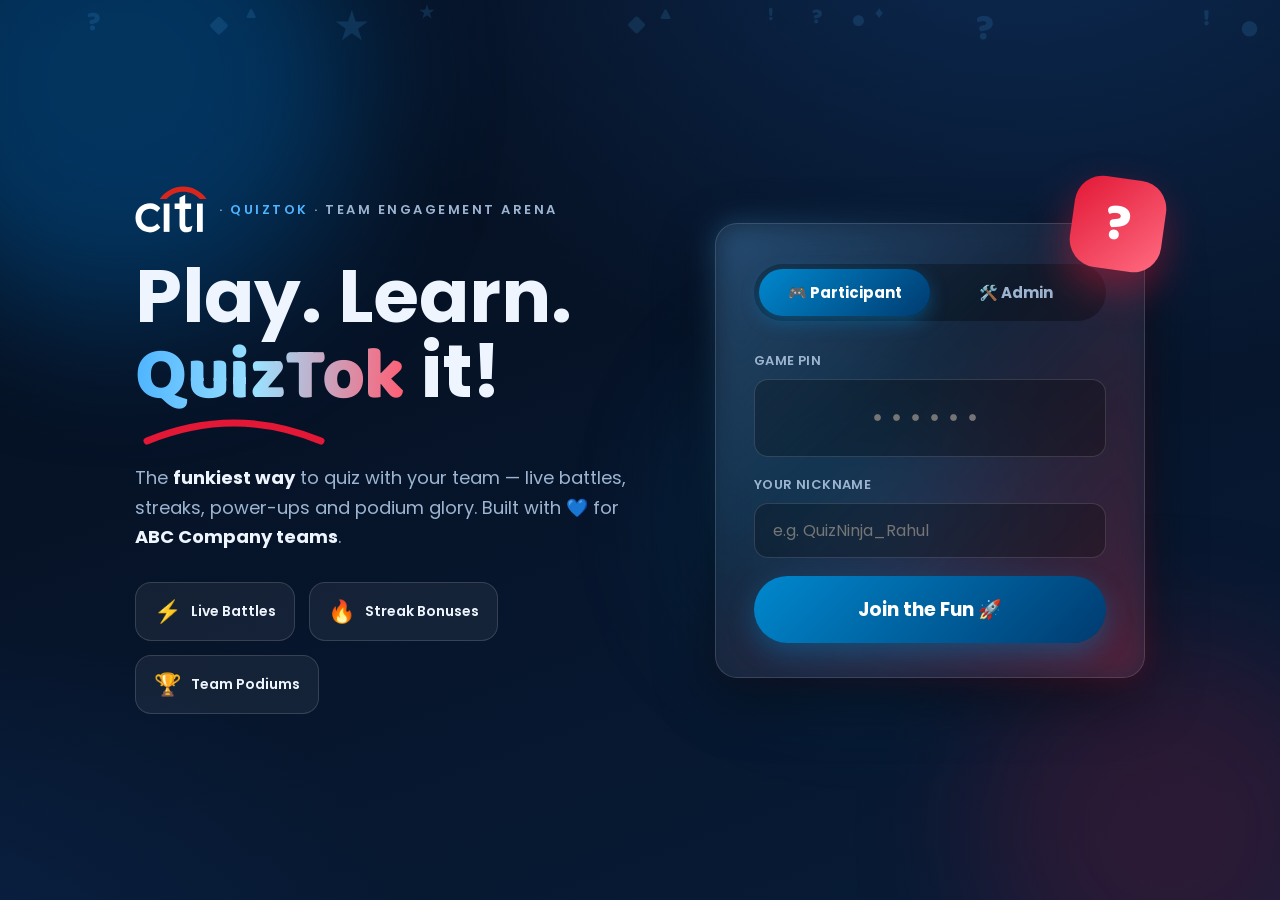
<file: prototype/index.html>
<!DOCTYPE html>
<html lang="en">
<head>
<meta charset="UTF-8">
<meta name="viewport" content="width=device-width, initial-scale=1.0">
<title>QuizTok · Login</title>
<link rel="stylesheet" href="css/styles.css">
<style>
  .wrap {
    min-height: 100vh; display: flex; align-items: center; justify-content: center;
    padding: 40px 24px; gap: 60px; flex-wrap: wrap;
  }

  /* ----- Hero side ----- */
  .hero { max-width: 520px; }
  .hero .abc-tag { display: flex; align-items: center; gap: 12px; margin-bottom: 26px; }
  .hero .abc-tag span { font-size: 13px; font-weight: 600; color: var(--text-dim); letter-spacing: 2.5px; text-transform: uppercase; }
  .hero h1 { font-size: 74px; line-height: 1.02; }
  .hero h1 .brand { font-size: inherit; }
  .hero .arc {
    display: block; width: 190px; height: 26px; margin: 4px 0 18px 4px;
  }
  .hero p.sub { font-size: 18px; color: var(--text-dim); line-height: 1.65; margin-bottom: 30px; }
  .hero p.sub b { color: var(--text); }

  .badges { display: flex; gap: 14px; flex-wrap: wrap; }
  .badge {
    display: flex; align-items: center; gap: 10px;
    background: var(--glass); border: 1px solid var(--stroke);
    border-radius: 16px; padding: 12px 18px; font-size: 14px; font-weight: 600;
    animation: bounce 3.4s ease-in-out infinite;
  }
  .badge:nth-child(2) { animation-delay: 0.5s; }
  .badge:nth-child(3) { animation-delay: 1s; }
  .badge .ico { font-size: 22px; }

  /* ----- Mascot ----- */
  .mascot {
    position: absolute; top: -46px; right: -20px;
    width: 92px; height: 92px; border-radius: 28px;
    background: linear-gradient(135deg, var(--abc-red), #ff6b81);
    display: flex; align-items: center; justify-content: center;
    font-family: 'Baloo 2', cursive; font-size: 52px; font-weight: 800; color: #fff;
    box-shadow: 0 18px 40px rgba(226, 24, 54, 0.45);
    animation: mascotFloat 3s ease-in-out infinite;
    transform: rotate(8deg); z-index: 2;
  }
  @keyframes mascotFloat {
    0%, 100% { transform: rotate(8deg) translateY(0); }
    50% { transform: rotate(-4deg) translateY(-14px); }
  }

  /* ----- Login card ----- */
  .login-card { position: relative; width: 430px; padding: 40px 38px 34px; }
  .tabs {
    display: flex; background: rgba(0, 0, 0, 0.3); border-radius: 999px;
    padding: 5px; margin-bottom: 30px; position: relative;
  }
  .tabs .slider {
    position: absolute; top: 5px; bottom: 5px; left: 5px; width: calc(50% - 5px);
    background: linear-gradient(135deg, var(--abc-blue), var(--abc-navy));
    border-radius: 999px; transition: transform 0.35s cubic-bezier(0.34, 1.4, 0.64, 1);
    box-shadow: 0 6px 18px rgba(0, 136, 206, 0.4);
  }
  .tabs.admin .slider { transform: translateX(100%); background: linear-gradient(135deg, #ff415e, var(--abc-red)); box-shadow: 0 6px 18px rgba(226, 24, 54, 0.4); }
  .tabs button {
    flex: 1; z-index: 1; background: none; border: none; cursor: pointer;
    font-family: 'Poppins', sans-serif; font-weight: 700; font-size: 15px;
    color: var(--text-dim); padding: 12px; border-radius: 999px; transition: color 0.25s;
  }
  .tabs button.active { color: #fff; }

  .pane { display: none; flex-direction: column; gap: 18px; }
  .pane.show { display: flex; animation: rise 0.45s cubic-bezier(0.22, 1, 0.36, 1) both; }

  .pin-input input {
    text-align: center; font-family: 'Baloo 2', cursive; font-size: 30px !important;
    letter-spacing: 10px; font-weight: 700;
  }
  .hint { font-size: 12.5px; color: var(--text-dim); text-align: center; }
  .hint a { color: var(--abc-sky); text-decoration: none; font-weight: 600; }

  .login-card .glow-ring {
    position: absolute; inset: -2px; border-radius: var(--radius); z-index: -1;
    background: linear-gradient(135deg, rgba(77,180,255,0.5), transparent 40%, rgba(226,24,54,0.4));
    filter: blur(14px); opacity: 0.6; animation: glowSpin 6s linear infinite;
  }
  @keyframes glowSpin { 50% { opacity: 0.25; } }
</style>
</head>
<body>

<div class="orbs"><div class="orb o1"></div><div class="orb o2"></div><div class="orb o3"></div></div>
<div class="floaters" id="floaters"></div>

<div class="wrap">

  <!-- HERO -->
  <div class="hero rise">
    <div class="abc-tag">
      <svg viewBox="0 0 300 195" width="72" height="47" style="vertical-align:middle" aria-label="abc"><g transform="matrix(2.4760713,0,0,2.4760713,-2.9521334,-2.9521466)"><path d="m38.400442,64.214842-0.213828,0.206921c-3.446638,3.511502-7.435859,5.372563-11.546423,5.372563-8.580217,0-14.808582-6.436766-14.808582-15.318118,0-8.86532,6.228365-15.311212,14.808582-15.311212,4.110564,0,8.099785,1.868707,11.546423,5.38958l0.213828,0.213088,5.518073-6.672297-0.147484-0.181026c-4.589023-5.422875-10.095258-8.06279-16.86448-8.06279-6.792652,0-13.002027,2.286003-17.4771072,6.408651-4.8622878,4.464475-7.4294475,10.760663-7.4294475,18.216006,0,7.451645,2.5671597,13.76337,7.4294475,18.229079,4.4750802,4.141638,10.6844552,6.415063,17.4771072,6.415063,6.769222,0,12.275457-2.638436,16.86448-8.063531l0.147484-0.168447-5.518073-6.67353z" fill-rule="nonzero" fill="#ffffff"/><path d="m49.494547,78.212262,9.748252,0,0-47.58753-9.748252,0,0,47.58753z" fill-rule="nonzero" fill="#ffffff"/><path d="m97.427357,67.864702c-2.600701,1.583604-5.021116,2.379722-7.194656,2.379722-3.149451,0-4.572746-1.662278-4.572746-5.364917v-25.250109h9.928044v-8.961259h-9.928044v-14.807103l-9.554648,5.113356v9.693747h-8.242583v8.961259h8.242583v26.860842c0,7.318218,4.334995,12.317631,10.806043,12.447604,4.393939,0.08607,7.042733-1.222785,8.651493-2.179705l0.09421-0.07004,2.346921-9.17558-0.576619,0.352186z" fill-rule="nonzero" fill="#ffffff"/><path d="m105.50125,78.212262,9.75466,0,0-47.58753-9.75466,0,0,47.58753z" fill-rule="nonzero" fill="#ffffff"/><path d="M121.09485,22.1809c-8.92353-12.6397281-23.742961-20.1808984-38.820616-20.1808984-15.071489,0-29.893883,7.5411703-38.80261,20.1808984l-0.457003,0.650361h11.235917l0.124547-0.134906c7.647468-7.89311,17.63051-12.067303,27.899149-12.067303,10.269872,0,20.250946,4.174193,27.913206,12.067303l0.1243,0.134906h11.23247l-0.44936-0.650361z" fill-rule="evenodd" fill="#d9261c"/></g></svg>
      <span>· <span style="color:#4db4ff">QuizTok</span> · Team Engagement Arena</span>
    </div>

    <h1>Play. Learn.<br><span class="brand">QuizTok</span> it!</h1>
    <svg class="arc" viewBox="0 0 190 26"><path d="M8 22 Q 95 -14 182 22" stroke="#e21836" stroke-width="7" fill="none" stroke-linecap="round"/></svg>

    <p class="sub">The <b>funkiest way</b> to quiz with your team — live battles, streaks,
    power-ups and podium glory. Built with 💙 for <b>ABC Company teams</b>.</p>

    <div class="badges rise d3">
      <div class="badge"><span class="ico">⚡</span> Live Battles</div>
      <div class="badge"><span class="ico">🔥</span> Streak Bonuses</div>
      <div class="badge"><span class="ico">🏆</span> Team Podiums</div>
    </div>
  </div>

  <!-- LOGIN CARD -->
  <div class="card login-card rise d2">
    <div class="glow-ring"></div>
    <div class="mascot">?</div>

    <div class="tabs" id="tabs">
      <div class="slider"></div>
      <button class="active" id="tabPlayer" onclick="switchTab('player')">🎮 Participant</button>
      <button id="tabAdmin" onclick="switchTab('admin')">🛠️ Admin</button>
    </div>

    <!-- Participant pane -->
    <form class="pane show" id="panePlayer" onsubmit="joinGame(event)">
      <div class="field pin-input">
        <label>GAME PIN</label>
        <input id="pin" maxlength="6" placeholder="••••••" autocomplete="off">
      </div>
      <div class="field">
        <label>YOUR NICKNAME</label>
        <input id="nick" placeholder="e.g. QuizNinja_Rahul" autocomplete="off">
      </div>
      <button class="btn big" type="submit">Join the Fun 🚀</button>
    </form>

    <!-- Admin pane -->
    <form class="pane" id="paneAdmin" onsubmit="adminLogin(event)">
      <div class="field">
        <label>ABC EMAIL (SSO)</label>
        <input type="email" id="email" placeholder="you@abc.com">
      </div>
      <div class="field">
        <label>PASSWORD</label>
        <input type="password" id="pwd" placeholder="••••••••">
      </div>
      <button class="btn red big" type="submit">Enter Command Center 🎛️</button>
      <div class="hint">Single Sign-On enabled · <a href="#">Use ABC Company SSO instead</a></div>
    </form>
  </div>
</div>

<script>
  // floating background symbols
  const syms = ['?', '!', '★', '▲', '●', '◆', '?', '♦'];
  const f = document.getElementById('floaters');
  for (let i = 0; i < 14; i++) {
    const s = document.createElement('span');
    s.className = 'floater';
    s.textContent = syms[i % syms.length];
    s.style.left = (Math.random() * 100) + 'vw';
    s.style.animationDelay = (Math.random() * -14) + 's';
    s.style.animationDuration = (10 + Math.random() * 10) + 's';
    s.style.fontSize = (16 + Math.random() * 26) + 'px';
    f.appendChild(s);
  }

  function switchTab(t) {
    const tabs = document.getElementById('tabs');
    tabs.classList.toggle('admin', t === 'admin');
    document.getElementById('tabPlayer').classList.toggle('active', t === 'player');
    document.getElementById('tabAdmin').classList.toggle('active', t === 'admin');
    document.getElementById('panePlayer').classList.toggle('show', t === 'player');
    document.getElementById('paneAdmin').classList.toggle('show', t === 'admin');
  }

  function joinGame(e) {
    e.preventDefault();
    const pin = document.getElementById('pin');
    const nick = document.getElementById('nick');
    if (pin.value.trim().length < 4) { pin.style.animation = 'shake 0.4s'; setTimeout(() => pin.style.animation = '', 450); pin.focus(); return; }
    if (!nick.value.trim()) { nick.style.animation = 'shake 0.4s'; setTimeout(() => nick.style.animation = '', 450); nick.focus(); return; }
    sessionStorage.setItem('qt_nick', nick.value.trim());
    sessionStorage.setItem('qt_pin', pin.value.trim());
    window.location.href = 'lobby.html';
  }

  function adminLogin(e) {
    e.preventDefault();
    window.location.href = 'admin.html';
  }
</script>
<script src='ink.js'></script>
</body>
</html>
</file>
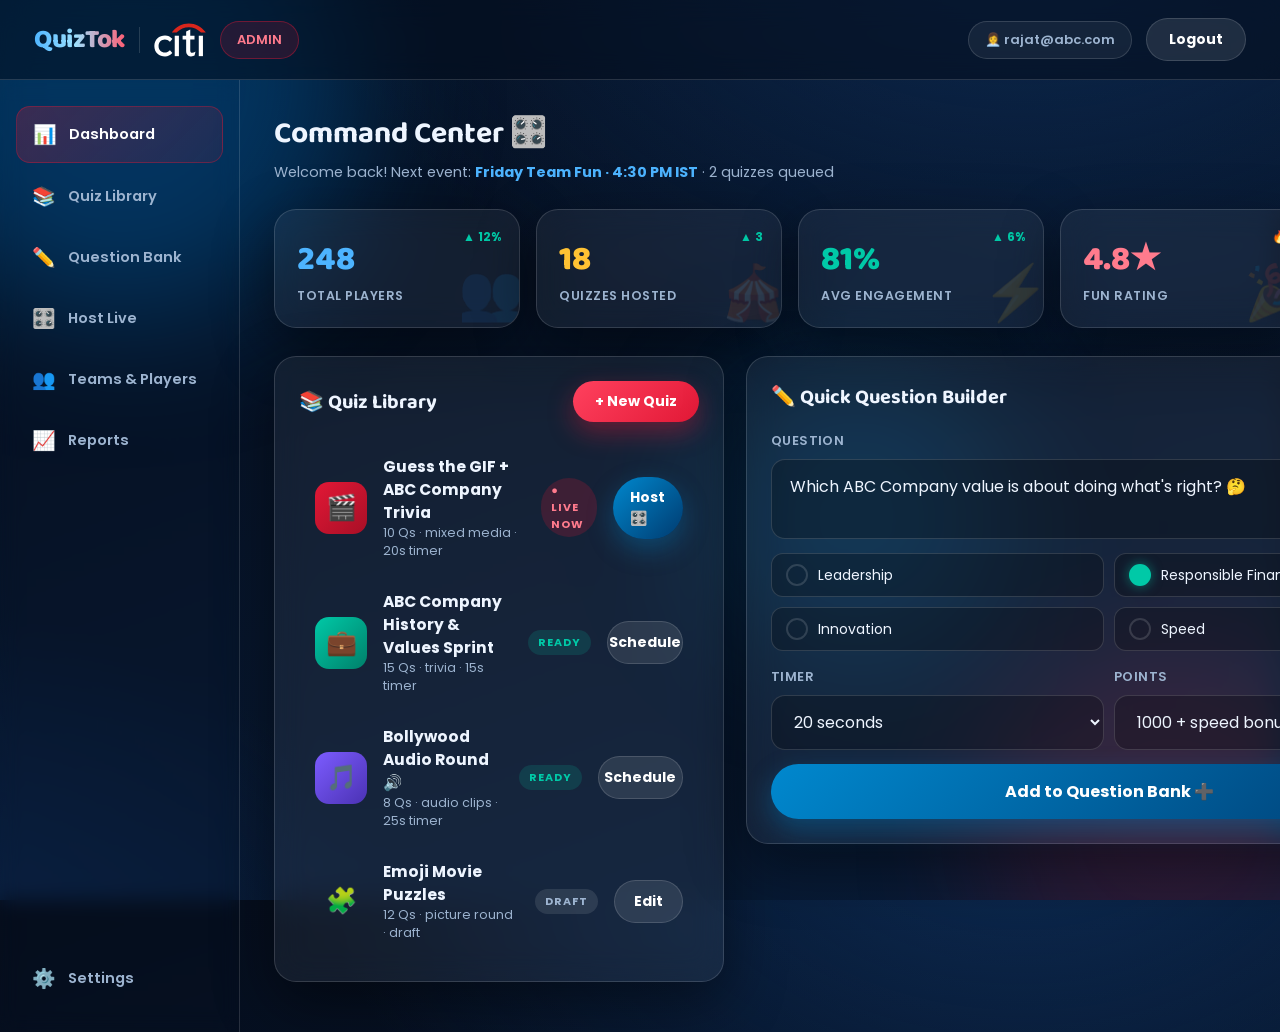
<file: prototype/admin.html>
<!DOCTYPE html>
<html lang="en">
<head>
<meta charset="UTF-8">
<meta name="viewport" content="width=device-width, initial-scale=1.0">
<title>QuizTok · Admin Command Center</title>
<link rel="stylesheet" href="css/styles.css">
<style>
  .shell { display: flex; min-height: calc(100vh - 77px); }

  /* sidebar */
  .side {
    width: 240px; flex-shrink: 0; padding: 26px 16px;
    border-right: 1px solid var(--stroke); backdrop-filter: blur(10px);
    display: flex; flex-direction: column; gap: 6px;
  }
  .side a {
    display: flex; align-items: center; gap: 12px; text-decoration: none;
    color: var(--text-dim); font-weight: 600; font-size: 14.5px;
    padding: 13px 16px; border-radius: 14px; transition: all 0.2s;
  }
  .side a:hover { background: var(--glass-strong); color: var(--text); transform: translateX(4px); }
  .side a.on {
    background: linear-gradient(135deg, rgba(226,24,54,0.25), rgba(226,24,54,0.1));
    color: #fff; border: 1px solid rgba(226,24,54,0.35);
  }
  .side .ico { font-size: 19px; }
  .side .spacer { flex: 1; }

  .main { flex: 1; padding: 30px 34px 50px; max-width: 1100px; }
  .main h2 { font-family: 'Baloo 2', cursive; font-size: 30px; margin-bottom: 4px; }
  .main .sub { color: var(--text-dim); font-size: 14.5px; margin-bottom: 26px; }
  .main .sub b { color: var(--abc-sky); }

  /* stat cards */
  .kpis { display: grid; grid-template-columns: repeat(4, 1fr); gap: 16px; margin-bottom: 28px; }
  @media (max-width: 900px) { .kpis { grid-template-columns: repeat(2, 1fr); } }
  .kpi { padding: 22px; position: relative; overflow: hidden; transition: transform 0.2s; }
  .kpi:hover { transform: translateY(-4px); }
  .kpi .big { font-family: 'Baloo 2', cursive; font-size: 34px; font-weight: 800; }
  .kpi .lbl { font-size: 12.5px; color: var(--text-dim); font-weight: 600; letter-spacing: 0.5px; }
  .kpi .trend { position: absolute; top: 18px; right: 18px; font-size: 12px; font-weight: 700; color: var(--teal); }
  .kpi .spark { position: absolute; bottom: -6px; right: -6px; font-size: 54px; opacity: 0.12; }
  .kpi:nth-child(1) .big { color: var(--abc-sky); }
  .kpi:nth-child(2) .big { color: var(--gold); }
  .kpi:nth-child(3) .big { color: var(--teal); }
  .kpi:nth-child(4) .big { color: #ff7b8d; }

  .two-col { display: grid; grid-template-columns: 1.4fr 1fr; gap: 22px; align-items: start; }
  @media (max-width: 980px) { .two-col { grid-template-columns: 1fr; } }

  .panel { padding: 24px; }
  .panel h3 { font-family: 'Baloo 2', cursive; font-size: 20px; margin-bottom: 18px; display: flex; align-items: center; justify-content: space-between; }

  /* quiz library rows */
  .quiz-row {
    display: flex; align-items: center; gap: 16px; padding: 15px 16px; border-radius: 16px;
    transition: background 0.2s, transform 0.2s; cursor: pointer;
  }
  .quiz-row:hover { background: var(--glass-strong); transform: translateX(5px); }
  .quiz-row .thumb {
    width: 52px; height: 52px; border-radius: 14px; font-size: 25px; flex-shrink: 0;
    display: flex; align-items: center; justify-content: center;
  }
  .quiz-row:nth-child(1) .thumb { background: linear-gradient(135deg, #0088ce, #005a9e); }
  .quiz-row:nth-child(2) .thumb { background: linear-gradient(135deg, #e21836, #a80f26); }
  .quiz-row:nth-child(3) .thumb { background: linear-gradient(135deg, #00c9a7, #00806a); }
  .quiz-row:nth-child(4) .thumb { background: linear-gradient(135deg, #7c5cff, #4b32b4); }
  .quiz-row .ttl { font-weight: 700; font-size: 15.5px; }
  .quiz-row .mt { font-size: 12.5px; color: var(--text-dim); }
  .quiz-row .go { margin-left: auto; }
  .status { font-size: 11px; font-weight: 700; letter-spacing: 1px; padding: 4px 10px; border-radius: 999px; }
  .status.live { background: rgba(226,24,54,0.2); color: #ff7b8d; animation: pulseDot 1.6s infinite; }
  .status.ready { background: rgba(0,201,167,0.15); color: var(--teal); }
  .status.draft { background: rgba(255,255,255,0.1); color: var(--text-dim); }

  /* question builder */
  .builder .field { margin-bottom: 14px; }
  .opts { display: grid; grid-template-columns: 1fr 1fr; gap: 10px; margin-bottom: 16px; }
  .opt { display: flex; align-items: center; gap: 10px; background: rgba(0,0,0,0.25); border: 1.5px solid var(--stroke); border-radius: 12px; padding: 10px 14px; }
  .opt input[type="text"] { background: none; border: none; outline: none; color: var(--text); font-family: 'Poppins'; font-size: 14px; flex: 1; }
  .opt .mark { width: 22px; height: 22px; border-radius: 50%; border: 2px solid var(--stroke); cursor: pointer; flex-shrink: 0; transition: all 0.2s; }
  .opt .mark.ok { background: var(--teal); border-color: var(--teal); box-shadow: 0 0 12px rgba(0,201,167,0.5); }
  .builder .row2 { display: flex; gap: 10px; }
  .builder .row2 .field { flex: 1; }

  .toast {
    position: fixed; bottom: 30px; left: 50%; transform: translateX(-50%) translateY(80px);
    background: linear-gradient(135deg, var(--teal), #00806a); color: #fff;
    padding: 14px 28px; border-radius: 999px; font-weight: 700; opacity: 0;
    transition: all 0.4s cubic-bezier(0.34,1.56,0.64,1); z-index: 99; box-shadow: 0 14px 40px rgba(0,201,167,0.4);
  }
  .toast.show { transform: translateX(-50%) translateY(0); opacity: 1; }
</style>
</head>
<body>

<div class="orbs"><div class="orb o1"></div><div class="orb o2"></div><div class="orb o3"></div></div>

<div class="topbar">
  <div class="left">
    <span class="brand">QuizTok</span>
    <div class="divider"></div>
    <svg viewBox="0 0 300 195" width="52" height="34" style="vertical-align:middle" aria-label="abc"><g transform="matrix(2.4760713,0,0,2.4760713,-2.9521334,-2.9521466)"><path d="m38.400442,64.214842-0.213828,0.206921c-3.446638,3.511502-7.435859,5.372563-11.546423,5.372563-8.580217,0-14.808582-6.436766-14.808582-15.318118,0-8.86532,6.228365-15.311212,14.808582-15.311212,4.110564,0,8.099785,1.868707,11.546423,5.38958l0.213828,0.213088,5.518073-6.672297-0.147484-0.181026c-4.589023-5.422875-10.095258-8.06279-16.86448-8.06279-6.792652,0-13.002027,2.286003-17.4771072,6.408651-4.8622878,4.464475-7.4294475,10.760663-7.4294475,18.216006,0,7.451645,2.5671597,13.76337,7.4294475,18.229079,4.4750802,4.141638,10.6844552,6.415063,17.4771072,6.415063,6.769222,0,12.275457-2.638436,16.86448-8.063531l0.147484-0.168447-5.518073-6.67353z" fill-rule="nonzero" fill="#ffffff"/><path d="m49.494547,78.212262,9.748252,0,0-47.58753-9.748252,0,0,47.58753z" fill-rule="nonzero" fill="#ffffff"/><path d="m97.427357,67.864702c-2.600701,1.583604-5.021116,2.379722-7.194656,2.379722-3.149451,0-4.572746-1.662278-4.572746-5.364917v-25.250109h9.928044v-8.961259h-9.928044v-14.807103l-9.554648,5.113356v9.693747h-8.242583v8.961259h8.242583v26.860842c0,7.318218,4.334995,12.317631,10.806043,12.447604,4.393939,0.08607,7.042733-1.222785,8.651493-2.179705l0.09421-0.07004,2.346921-9.17558-0.576619,0.352186z" fill-rule="nonzero" fill="#ffffff"/><path d="m105.50125,78.212262,9.75466,0,0-47.58753-9.75466,0,0,47.58753z" fill-rule="nonzero" fill="#ffffff"/><path d="M121.09485,22.1809c-8.92353-12.6397281-23.742961-20.1808984-38.820616-20.1808984-15.071489,0-29.893883,7.5411703-38.80261,20.1808984l-0.457003,0.650361h11.235917l0.124547-0.134906c7.647468-7.89311,17.63051-12.067303,27.899149-12.067303,10.269872,0,20.250946,4.174193,27.913206,12.067303l0.1243,0.134906h11.23247l-0.44936-0.650361z" fill-rule="evenodd" fill="#d9261c"/></g></svg>
    <span class="pill" style="background:rgba(226,24,54,0.15);border-color:rgba(226,24,54,0.4);color:#ff7b8d;">ADMIN</span>
  </div>
  <div class="right">
    <span class="pill">👩‍💼 rajat@abc.com</span>
    <a class="btn ghost small" href="index.html">Logout</a>
  </div>
</div>

<div class="shell">
  <nav class="side">
    <a class="on" href="#"><span class="ico">📊</span> Dashboard</a>
    <a href="#"><span class="ico">📚</span> Quiz Library</a>
    <a href="#"><span class="ico">✏️</span> Question Bank</a>
    <a href="host.html"><span class="ico">🎛️</span> Host Live</a>
    <a href="#"><span class="ico">👥</span> Teams & Players</a>
    <a href="#"><span class="ico">📈</span> Reports</a>
    <div class="spacer"></div>
    <a href="#"><span class="ico">⚙️</span> Settings</a>
  </nav>

  <main class="main">
    <h2 class="rise">Command Center 🎛️</h2>
    <div class="sub rise d1">Welcome back! Next event: <b>Friday Team Fun · 4:30 PM IST</b> · 2 quizzes queued</div>

    <div class="kpis">
      <div class="card kpi rise d1"><span class="trend">▲ 12%</span><div class="big">248</div><div class="lbl">TOTAL PLAYERS</div><span class="spark">👥</span></div>
      <div class="card kpi rise d2"><span class="trend">▲ 3</span><div class="big">18</div><div class="lbl">QUIZZES HOSTED</div><span class="spark">🎪</span></div>
      <div class="card kpi rise d3"><span class="trend">▲ 6%</span><div class="big">81%</div><div class="lbl">AVG ENGAGEMENT</div><span class="spark">⚡</span></div>
      <div class="card kpi rise d4"><span class="trend">🔥</span><div class="big">4.8★</div><div class="lbl">FUN RATING</div><span class="spark">🎉</span></div>
    </div>

    <div class="two-col">
      <!-- Quiz library -->
      <div class="card panel rise d3">
        <h3>📚 Quiz Library <button class="btn red small" onclick="toast('New quiz created — add questions! ✏️')">+ New Quiz</button></h3>
        <div class="quiz-row" onclick="location.href='host.html'">
          <div class="thumb">🎬</div>
          <div><div class="ttl">Guess the GIF + ABC Company Trivia</div><div class="mt">10 Qs · mixed media · 20s timer</div></div>
          <span class="status live">● LIVE NOW</span>
          <a class="btn small go" href="host.html">Host 🎛️</a>
        </div>
        <div class="quiz-row">
          <div class="thumb">💼</div>
          <div><div class="ttl">ABC Company History & Values Sprint</div><div class="mt">15 Qs · trivia · 15s timer</div></div>
          <span class="status ready">READY</span>
          <a class="btn ghost small go" href="#" onclick="toast('Quiz scheduled for Friday 4:30 PM ✅');return false;">Schedule</a>
        </div>
        <div class="quiz-row">
          <div class="thumb">🎵</div>
          <div><div class="ttl">Bollywood Audio Round 🔊</div><div class="mt">8 Qs · audio clips · 25s timer</div></div>
          <span class="status ready">READY</span>
          <a class="btn ghost small go" href="#" onclick="toast('Quiz scheduled ✅');return false;">Schedule</a>
        </div>
        <div class="quiz-row">
          <div class="thumb">🧩</div>
          <div><div class="ttl">Emoji Movie Puzzles</div><div class="mt">12 Qs · picture round · draft</div></div>
          <span class="status draft">DRAFT</span>
          <a class="btn ghost small go" href="#" onclick="toast('Opening editor… ✏️');return false;">Edit</a>
        </div>
      </div>

      <!-- Quick question builder -->
      <div class="card panel builder rise d4">
        <h3>✏️ Quick Question Builder</h3>
        <div class="field">
          <label>QUESTION</label>
          <textarea rows="2" placeholder="Type something fun…">Which ABC Company value is about doing what's right? 🤔</textarea>
        </div>
        <div class="opts">
          <div class="opt"><span class="mark" onclick="mark(this)"></span><input type="text" value="Leadership"></div>
          <div class="opt"><span class="mark ok" onclick="mark(this)"></span><input type="text" value="Responsible Finance"></div>
          <div class="opt"><span class="mark" onclick="mark(this)"></span><input type="text" value="Innovation"></div>
          <div class="opt"><span class="mark" onclick="mark(this)"></span><input type="text" value="Speed"></div>
        </div>
        <div class="row2">
          <div class="field"><label>TIMER</label><select><option>20 seconds</option><option>15 seconds</option><option>30 seconds</option></select></div>
          <div class="field"><label>POINTS</label><select><option>1000 + speed bonus</option><option>500 flat</option><option>2000 (double round)</option></select></div>
        </div>
        <button class="btn" style="width:100%" onclick="toast('Question added to bank! 🎯')">Add to Question Bank ➕</button>
      </div>
    </div>
  </main>
</div>

<div class="toast" id="toast">Saved!</div>

<script>
  function mark(el) {
    el.closest('.opts').querySelectorAll('.mark').forEach(m => m.classList.remove('ok'));
    el.classList.add('ok');
  }
  let tmr;
  function toast(msg) {
    const t = document.getElementById('toast');
    t.textContent = msg; t.classList.add('show');
    clearTimeout(tmr); tmr = setTimeout(() => t.classList.remove('show'), 2400);
  }
</script>
<script src='ink.js'></script>
</body>
</html>
</file>
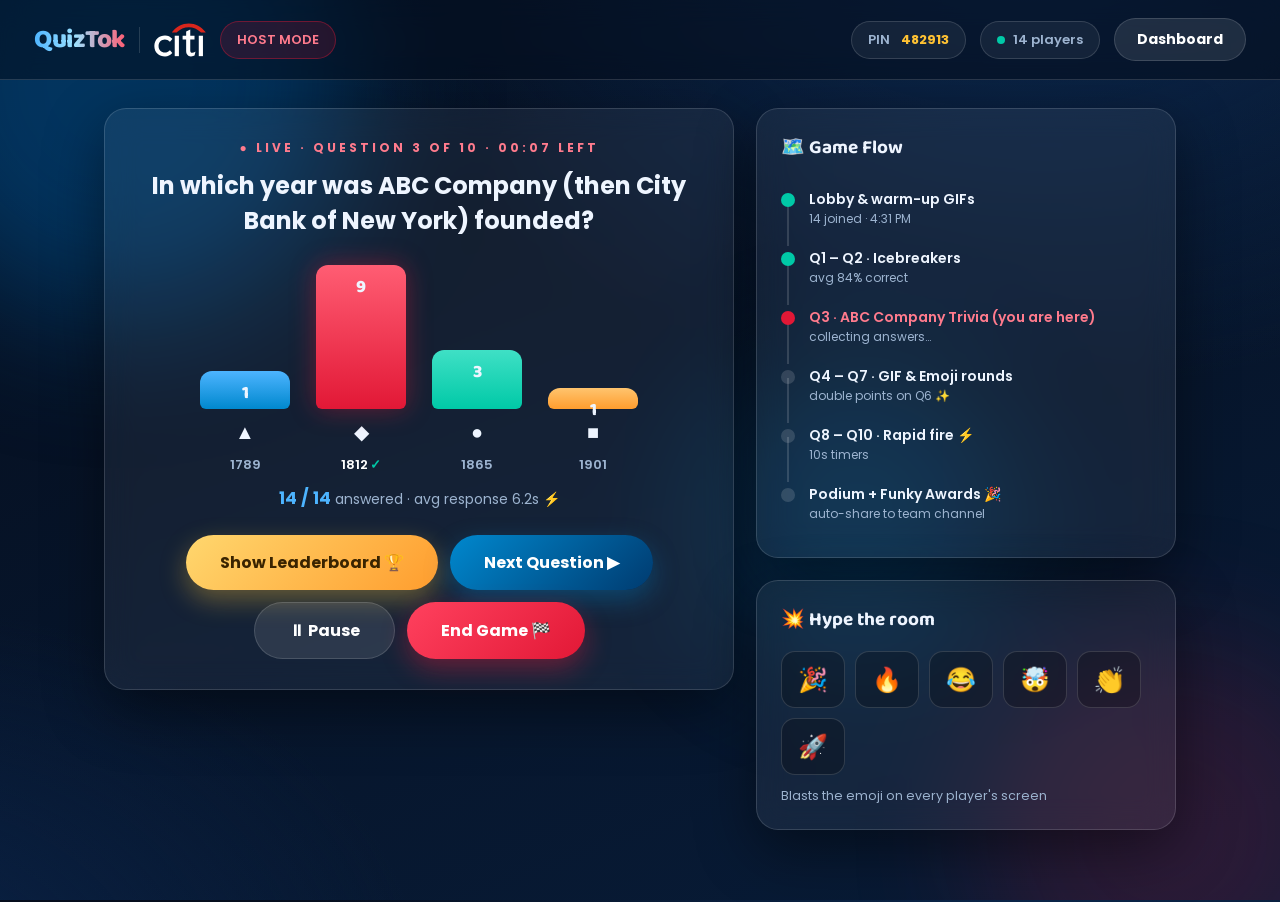
<file: prototype/host.html>
<!DOCTYPE html>
<html lang="en">
<head>
<meta charset="UTF-8">
<meta name="viewport" content="width=device-width, initial-scale=1.0">
<title>QuizTok · Live Host Controls</title>
<link rel="stylesheet" href="css/styles.css">
<style>
  .host { max-width: 1120px; margin: 0 auto; padding: 28px 24px 50px; }
  .host-grid { display: grid; grid-template-columns: 1.5fr 1fr; gap: 22px; align-items: start; }
  @media (max-width: 960px) { .host-grid { grid-template-columns: 1fr; } }

  .stage { padding: 30px; text-align: center; }
  .stage .now { font-size: 12px; letter-spacing: 3px; color: #ff7b8d; font-weight: 700; margin-bottom: 12px; animation: pulseDot 1.6s infinite; }
  .stage .q { font-size: 24px; font-weight: 700; line-height: 1.45; margin-bottom: 26px; }

  /* live answer distribution bars */
  .bars { display: flex; align-items: flex-end; justify-content: center; gap: 26px; height: 210px; margin-bottom: 10px; }
  .barcol { display: flex; flex-direction: column; align-items: center; gap: 8px; width: 90px; height: 100%; justify-content: flex-end; }
  .bar {
    width: 100%; border-radius: 12px 12px 6px 6px; position: relative;
    transition: height 0.7s cubic-bezier(0.22,1,0.36,1);
    display: flex; align-items: flex-start; justify-content: center; padding-top: 8px;
    font-family: 'Baloo 2', cursive; font-weight: 800; font-size: 18px;
  }
  .barcol:nth-child(1) .bar { background: linear-gradient(180deg, #4db4ff, #0088ce); }
  .barcol:nth-child(2) .bar { background: linear-gradient(180deg, #ff5d73, #e21836); box-shadow: 0 0 26px rgba(226,24,54,0.4); }
  .barcol:nth-child(3) .bar { background: linear-gradient(180deg, #3fe0c5, #00c9a7); }
  .barcol:nth-child(4) .bar { background: linear-gradient(180deg, #ffc46e, #ff9d2e); }
  .barcol .sh { font-size: 20px; }
  .barcol .lb { font-size: 13px; font-weight: 600; color: var(--text-dim); }
  .barcol.win .lb { color: #fff; }
  .barcol.win .lb::after { content: ' ✓'; color: var(--teal); font-weight: 800; }

  .answered-line { color: var(--text-dim); font-size: 14px; margin-bottom: 24px; }
  .answered-line b { color: var(--abc-sky); font-size: 17px; }

  .controls { display: flex; gap: 12px; justify-content: center; flex-wrap: wrap; }

  /* right column */
  .panel { padding: 24px; margin-bottom: 22px; }
  .panel h3 { font-family: 'Baloo 2', cursive; font-size: 19px; margin-bottom: 16px; }

  .timeline { display: flex; flex-direction: column; gap: 0; }
  .tl {
    display: flex; gap: 14px; padding: 10px 0; align-items: flex-start; position: relative;
  }
  .tl .dot2 {
    width: 14px; height: 14px; border-radius: 50%; margin-top: 4px; flex-shrink: 0;
    background: var(--stroke); position: relative; z-index: 1;
  }
  .tl.done .dot2 { background: var(--teal); }
  .tl.now .dot2 { background: var(--abc-red); animation: pulseDot 1.4s infinite; }
  .tl:not(:last-child)::before {
    content: ''; position: absolute; left: 6px; top: 22px; bottom: -8px; width: 2px;
    background: var(--stroke);
  }
  .tl .txt { font-size: 14px; font-weight: 600; }
  .tl .mt { font-size: 12px; color: var(--text-dim); font-weight: 400; }
  .tl.now .txt { color: #ff7b8d; }

  .reactions { display: flex; gap: 10px; flex-wrap: wrap; }
  .reaction {
    font-size: 24px; padding: 10px 16px; border-radius: 14px; cursor: pointer;
    background: rgba(0,0,0,0.25); border: 1px solid var(--stroke);
    transition: transform 0.15s cubic-bezier(0.34,1.56,0.64,1);
  }
  .reaction:hover { transform: scale(1.25) rotate(-8deg); }

  .fly { position: fixed; font-size: 34px; pointer-events: none; z-index: 99; animation: flyUp 1.6s ease-out forwards; }
  @keyframes flyUp {
    0% { opacity: 1; transform: translateY(0) scale(0.7) rotate(0); }
    100% { opacity: 0; transform: translateY(-260px) scale(1.5) rotate(24deg); }
  }
</style>
</head>
<body>

<div class="orbs"><div class="orb o1"></div><div class="orb o2"></div><div class="orb o3"></div></div>

<div class="topbar">
  <div class="left">
    <span class="brand">QuizTok</span>
    <div class="divider"></div>
    <svg viewBox="0 0 300 195" width="52" height="34" style="vertical-align:middle" aria-label="abc"><g transform="matrix(2.4760713,0,0,2.4760713,-2.9521334,-2.9521466)"><path d="m38.400442,64.214842-0.213828,0.206921c-3.446638,3.511502-7.435859,5.372563-11.546423,5.372563-8.580217,0-14.808582-6.436766-14.808582-15.318118,0-8.86532,6.228365-15.311212,14.808582-15.311212,4.110564,0,8.099785,1.868707,11.546423,5.38958l0.213828,0.213088,5.518073-6.672297-0.147484-0.181026c-4.589023-5.422875-10.095258-8.06279-16.86448-8.06279-6.792652,0-13.002027,2.286003-17.4771072,6.408651-4.8622878,4.464475-7.4294475,10.760663-7.4294475,18.216006,0,7.451645,2.5671597,13.76337,7.4294475,18.229079,4.4750802,4.141638,10.6844552,6.415063,17.4771072,6.415063,6.769222,0,12.275457-2.638436,16.86448-8.063531l0.147484-0.168447-5.518073-6.67353z" fill-rule="nonzero" fill="#ffffff"/><path d="m49.494547,78.212262,9.748252,0,0-47.58753-9.748252,0,0,47.58753z" fill-rule="nonzero" fill="#ffffff"/><path d="m97.427357,67.864702c-2.600701,1.583604-5.021116,2.379722-7.194656,2.379722-3.149451,0-4.572746-1.662278-4.572746-5.364917v-25.250109h9.928044v-8.961259h-9.928044v-14.807103l-9.554648,5.113356v9.693747h-8.242583v8.961259h8.242583v26.860842c0,7.318218,4.334995,12.317631,10.806043,12.447604,4.393939,0.08607,7.042733-1.222785,8.651493-2.179705l0.09421-0.07004,2.346921-9.17558-0.576619,0.352186z" fill-rule="nonzero" fill="#ffffff"/><path d="m105.50125,78.212262,9.75466,0,0-47.58753-9.75466,0,0,47.58753z" fill-rule="nonzero" fill="#ffffff"/><path d="M121.09485,22.1809c-8.92353-12.6397281-23.742961-20.1808984-38.820616-20.1808984-15.071489,0-29.893883,7.5411703-38.80261,20.1808984l-0.457003,0.650361h11.235917l0.124547-0.134906c7.647468-7.89311,17.63051-12.067303,27.899149-12.067303,10.269872,0,20.250946,4.174193,27.913206,12.067303l0.1243,0.134906h11.23247l-0.44936-0.650361z" fill-rule="evenodd" fill="#d9261c"/></g></svg>
    <span class="pill" style="background:rgba(226,24,54,0.15);border-color:rgba(226,24,54,0.4);color:#ff7b8d;">HOST MODE</span>
  </div>
  <div class="right">
    <span class="pill">PIN <b style="color:var(--gold)">&nbsp;482913</b></span>
    <span class="pill"><span class="dot"></span> 14 players</span>
    <a class="btn ghost small" href="admin.html">Dashboard</a>
  </div>
</div>

<div class="host">
  <div class="host-grid">

    <!-- STAGE -->
    <div>
      <div class="card stage rise">
        <div class="now">● LIVE · QUESTION 3 OF 10 · 00:07 LEFT</div>
        <div class="q">In which year was ABC Company (then City Bank of New York) founded?</div>

        <div class="bars">
          <div class="barcol"><div class="bar" data-h="18%" ><span>1</span></div><span class="sh">▲</span><span class="lb">1789</span></div>
          <div class="barcol win"><div class="bar" data-h="82%"><span>9</span></div><span class="sh">◆</span><span class="lb">1812</span></div>
          <div class="barcol"><div class="bar" data-h="28%"><span>3</span></div><span class="sh">●</span><span class="lb">1865</span></div>
          <div class="barcol"><div class="bar" data-h="10%"><span>1</span></div><span class="sh">■</span><span class="lb">1901</span></div>
        </div>
        <div class="answered-line"><b>14 / 14</b> answered · avg response 6.2s ⚡</div>

        <div class="controls">
          <a class="btn gold" href="leaderboard.html">Show Leaderboard 🏆</a>
          <a class="btn" href="quiz.html">Next Question ▶</a>
          <button class="btn ghost" onclick="alert('Timer paused (demo)')">⏸ Pause</button>
          <a class="btn red" href="results.html">End Game 🏁</a>
        </div>
      </div>
    </div>

    <!-- SIDE -->
    <div>
      <div class="card panel rise d2">
        <h3>🗺️ Game Flow</h3>
        <div class="timeline">
          <div class="tl done"><span class="dot2"></span><div><div class="txt">Lobby & warm-up GIFs</div><div class="mt">14 joined · 4:31 PM</div></div></div>
          <div class="tl done"><span class="dot2"></span><div><div class="txt">Q1 – Q2 · Icebreakers</div><div class="mt">avg 84% correct</div></div></div>
          <div class="tl now"><span class="dot2"></span><div><div class="txt">Q3 · ABC Company Trivia (you are here)</div><div class="mt">collecting answers…</div></div></div>
          <div class="tl"><span class="dot2"></span><div><div class="txt">Q4 – Q7 · GIF & Emoji rounds</div><div class="mt">double points on Q6 ✨</div></div></div>
          <div class="tl"><span class="dot2"></span><div><div class="txt">Q8 – Q10 · Rapid fire ⚡</div><div class="mt">10s timers</div></div></div>
          <div class="tl"><span class="dot2"></span><div><div class="txt">Podium + Funky Awards 🎉</div><div class="mt">auto-share to team channel</div></div></div>
        </div>
      </div>

      <div class="card panel rise d3">
        <h3>💥 Hype the room</h3>
        <div class="reactions">
          <span class="reaction" onclick="fly(this,'🎉')">🎉</span>
          <span class="reaction" onclick="fly(this,'🔥')">🔥</span>
          <span class="reaction" onclick="fly(this,'😂')">😂</span>
          <span class="reaction" onclick="fly(this,'🤯')">🤯</span>
          <span class="reaction" onclick="fly(this,'👏')">👏</span>
          <span class="reaction" onclick="fly(this,'🚀')">🚀</span>
        </div>
        <div style="font-size:12.5px;color:var(--text-dim);margin-top:12px;">Blasts the emoji on every player's screen</div>
      </div>
    </div>
  </div>
</div>

<script>
  // animate bars in
  setTimeout(() => {
    document.querySelectorAll('.bar').forEach(b => b.style.height = b.dataset.h);
  }, 400);
  document.querySelectorAll('.bar').forEach(b => b.style.height = '4%');

  function fly(el, em) {
    const r = el.getBoundingClientRect();
    for (let i = 0; i < 5; i++) {
      const s = document.createElement('span');
      s.className = 'fly'; s.textContent = em;
      s.style.left = (r.left + Math.random() * 40 - 10) + 'px';
      s.style.top = r.top + 'px';
      s.style.animationDelay = (i * 0.1) + 's';
      document.body.appendChild(s);
      setTimeout(() => s.remove(), 1800);
    }
  }
</script>
<script src='ink.js'></script>
</body>
</html>
</file>
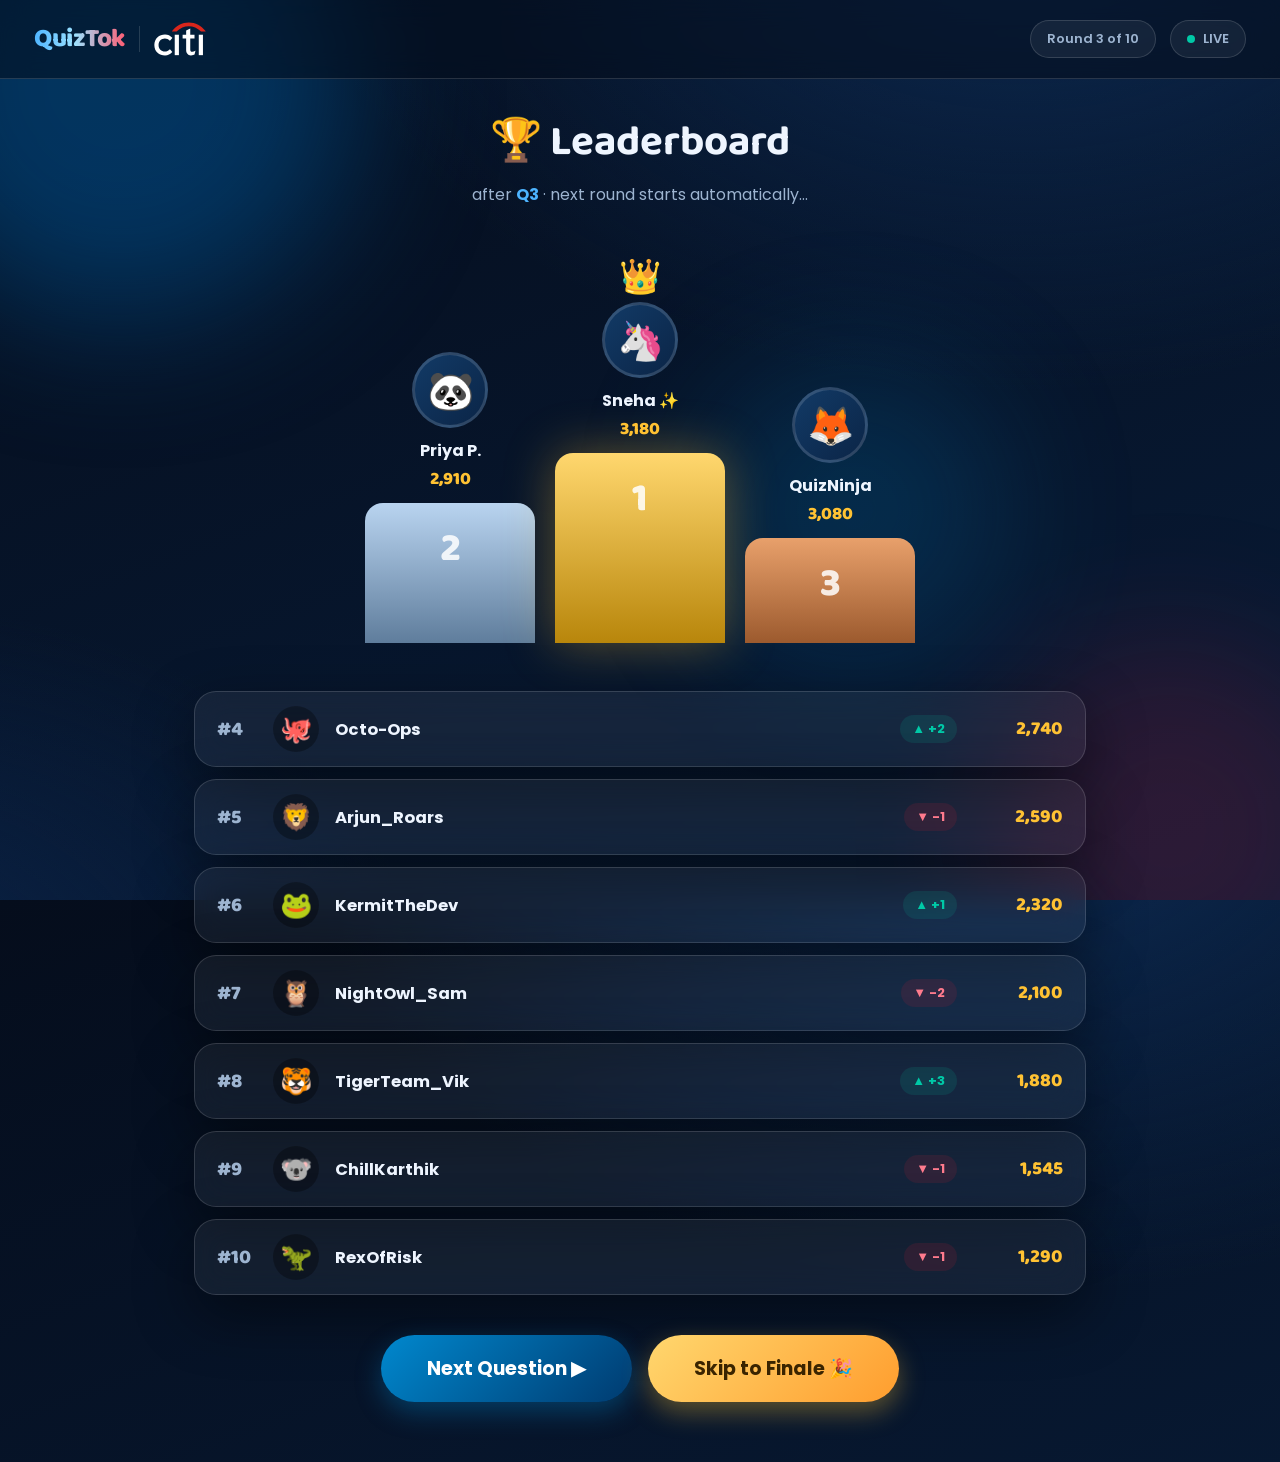
<file: prototype/leaderboard.html>
<!DOCTYPE html>
<html lang="en">
<head>
<meta charset="UTF-8">
<meta name="viewport" content="width=device-width, initial-scale=1.0">
<title>QuizTok · Leaderboard</title>
<link rel="stylesheet" href="css/styles.css">
<style>
  .lb-wrap { max-width: 940px; margin: 0 auto; padding: 30px 24px 60px; }
  .lb-wrap h1 { font-family: 'Baloo 2', cursive; font-size: 42px; text-align: center; margin-bottom: 6px; }
  .lb-wrap .sub { text-align: center; color: var(--text-dim); margin-bottom: 44px; }
  .lb-wrap .sub b { color: var(--abc-sky); }

  /* ---- podium ---- */
  .podium { display: flex; align-items: flex-end; justify-content: center; gap: 20px; margin-bottom: 48px; }
  .step { text-align: center; width: 170px; }
  .step .avatar {
    width: 76px; height: 76px; font-size: 38px; margin: 0 auto 10px;
    border-width: 3px; animation: bounce 2.8s ease-in-out infinite;
  }
  .step .who { font-weight: 700; font-size: 16px; margin-bottom: 2px; }
  .step .pts { font-family: 'Baloo 2', cursive; color: var(--gold); font-weight: 800; font-size: 18px; margin-bottom: 10px; }
  .step .block {
    border-radius: 18px 18px 0 0; position: relative;
    display: flex; align-items: flex-start; justify-content: center; padding-top: 14px;
    font-family: 'Baloo 2', cursive; font-size: 40px; font-weight: 800; color: rgba(255,255,255,0.85);
    animation: growUp 1s cubic-bezier(0.22,1,0.36,1) both;
    transform-origin: bottom;
  }
  @keyframes growUp { from { transform: scaleY(0); } to { transform: scaleY(1); } }
  .step.first .block  { height: 190px; background: linear-gradient(180deg, #ffd76e, #b8860b); animation-delay: 0.9s; box-shadow: 0 0 50px rgba(255,194,51,0.35); }
  .step.second .block { height: 140px; background: linear-gradient(180deg, #b9d4f0, #5f7d9c); animation-delay: 0.5s; }
  .step.third .block  { height: 105px; background: linear-gradient(180deg, #e8a06b, #9c5a2e); animation-delay: 0.2s; }
  .step .crown { font-size: 34px; display: block; animation: bounce 1.6s ease-in-out infinite; }
  .step .meta { animation: rise 0.6s both; }
  .step.third .meta { animation-delay: 0.5s; } .step.second .meta { animation-delay: 0.9s; } .step.first .meta { animation-delay: 1.4s; }

  /* ---- ranks list ---- */
  .ranks { display: flex; flex-direction: column; gap: 12px; }
  .row {
    display: flex; align-items: center; gap: 16px; padding: 14px 22px;
    animation: rise 0.55s cubic-bezier(0.22,1,0.36,1) both;
  }
  .row .rk { font-family: 'Baloo 2', cursive; font-size: 20px; font-weight: 800; width: 40px; color: var(--text-dim); }
  .row .em { font-size: 26px; width: 46px; height: 46px; border-radius: 50%; background: rgba(0,0,0,0.3); display: flex; align-items: center; justify-content: center; }
  .row .nm { font-weight: 700; font-size: 16.5px; flex: 1; }
  .row .delta { font-size: 13px; font-weight: 700; padding: 4px 12px; border-radius: 999px; }
  .row .delta.up { color: var(--teal); background: rgba(0,201,167,0.12); }
  .row .delta.down { color: #ff7b8d; background: rgba(226,24,54,0.12); }
  .row .pt { font-family: 'Baloo 2', cursive; font-weight: 800; font-size: 19px; color: var(--gold); width: 90px; text-align: right; }
  .row.me {
    border: 1.5px solid rgba(77,180,255,0.5);
    background: linear-gradient(135deg, rgba(0,136,206,0.22), rgba(0,59,112,0.28));
    animation: rise 0.55s both, glowPulse 2.4s 1s ease-in-out infinite;
  }
  .row.me .nm::after { content: ' — YOU'; color: var(--abc-sky); font-size: 12px; letter-spacing: 1px; }

  .next-cta { text-align: center; margin-top: 40px; display: flex; gap: 16px; justify-content: center; flex-wrap: wrap; }
</style>
</head>
<body>

<div class="orbs"><div class="orb o1"></div><div class="orb o2"></div><div class="orb o3"></div></div>

<div class="topbar">
  <div class="left">
    <span class="brand">QuizTok</span>
    <div class="divider"></div>
    <svg viewBox="0 0 300 195" width="52" height="34" style="vertical-align:middle" aria-label="abc"><g transform="matrix(2.4760713,0,0,2.4760713,-2.9521334,-2.9521466)"><path d="m38.400442,64.214842-0.213828,0.206921c-3.446638,3.511502-7.435859,5.372563-11.546423,5.372563-8.580217,0-14.808582-6.436766-14.808582-15.318118,0-8.86532,6.228365-15.311212,14.808582-15.311212,4.110564,0,8.099785,1.868707,11.546423,5.38958l0.213828,0.213088,5.518073-6.672297-0.147484-0.181026c-4.589023-5.422875-10.095258-8.06279-16.86448-8.06279-6.792652,0-13.002027,2.286003-17.4771072,6.408651-4.8622878,4.464475-7.4294475,10.760663-7.4294475,18.216006,0,7.451645,2.5671597,13.76337,7.4294475,18.229079,4.4750802,4.141638,10.6844552,6.415063,17.4771072,6.415063,6.769222,0,12.275457-2.638436,16.86448-8.063531l0.147484-0.168447-5.518073-6.67353z" fill-rule="nonzero" fill="#ffffff"/><path d="m49.494547,78.212262,9.748252,0,0-47.58753-9.748252,0,0,47.58753z" fill-rule="nonzero" fill="#ffffff"/><path d="m97.427357,67.864702c-2.600701,1.583604-5.021116,2.379722-7.194656,2.379722-3.149451,0-4.572746-1.662278-4.572746-5.364917v-25.250109h9.928044v-8.961259h-9.928044v-14.807103l-9.554648,5.113356v9.693747h-8.242583v8.961259h8.242583v26.860842c0,7.318218,4.334995,12.317631,10.806043,12.447604,4.393939,0.08607,7.042733-1.222785,8.651493-2.179705l0.09421-0.07004,2.346921-9.17558-0.576619,0.352186z" fill-rule="nonzero" fill="#ffffff"/><path d="m105.50125,78.212262,9.75466,0,0-47.58753-9.75466,0,0,47.58753z" fill-rule="nonzero" fill="#ffffff"/><path d="M121.09485,22.1809c-8.92353-12.6397281-23.742961-20.1808984-38.820616-20.1808984-15.071489,0-29.893883,7.5411703-38.80261,20.1808984l-0.457003,0.650361h11.235917l0.124547-0.134906c7.647468-7.89311,17.63051-12.067303,27.899149-12.067303,10.269872,0,20.250946,4.174193,27.913206,12.067303l0.1243,0.134906h11.23247l-0.44936-0.650361z" fill-rule="evenodd" fill="#d9261c"/></g></svg>
  </div>
  <div class="right"><span class="pill">Round 3 of 10</span><span class="pill"><span class="dot"></span> LIVE</span></div>
</div>

<div class="lb-wrap">
  <h1 class="rise">🏆 Leaderboard</h1>
  <div class="sub rise d1">after <b>Q3</b> · next round starts automatically…</div>

  <div class="podium">
    <div class="step second">
      <div class="meta">
        <div class="avatar">🐼</div>
        <div class="who">Priya P.</div>
        <div class="pts">2,910</div>
      </div>
      <div class="block">2</div>
    </div>
    <div class="step first">
      <div class="meta">
        <span class="crown">👑</span>
        <div class="avatar">🦄</div>
        <div class="who">Sneha ✨</div>
        <div class="pts">3,180</div>
      </div>
      <div class="block">1</div>
    </div>
    <div class="step third">
      <div class="meta">
        <div class="avatar">🦊</div>
        <div class="who" id="meName">QuizNinja</div>
        <div class="pts">3,080</div>
      </div>
      <div class="block">3</div>
    </div>
  </div>

  <div class="ranks" id="ranks"></div>

  <div class="next-cta rise d5">
    <a class="btn big" href="quiz.html">Next Question ▶</a>
    <a class="btn gold big" href="results.html">Skip to Finale 🎉</a>
  </div>
</div>

<script>
  const rows = [
    [4, '🐙', 'Octo-Ops', '2,740', 'up', '+2'],
    [5, '🦁', 'Arjun_Roars', '2,590', 'down', '-1'],
    [6, '🐸', 'KermitTheDev', '2,320', 'up', '+1'],
    [7, '🦉', 'NightOwl_Sam', '2,100', 'down', '-2'],
    [8, '🐯', 'TigerTeam_Vik', '1,880', 'up', '+3'],
    [9, '🐨', 'ChillKarthik', '1,545', 'down', '-1'],
    [10, '🦖', 'RexOfRisk', '1,290', 'down', '-1'],
  ];
  const ranks = document.getElementById('ranks');
  rows.forEach(([rk, em, nm, pt, dir, d], i) => {
    const el = document.createElement('div');
    el.className = 'card row';
    el.style.animationDelay = (1.6 + i * 0.12) + 's';
    el.innerHTML = `<span class="rk">#${rk}</span><span class="em">${em}</span>
      <span class="nm">${nm}</span>
      <span class="delta ${dir}">${dir === 'up' ? '▲' : '▼'} ${d}</span>
      <span class="pt">${pt}</span>`;
    ranks.appendChild(el);
  });
  const nick = sessionStorage.getItem('qt_nick');
  if (nick) document.getElementById('meName').textContent = nick;
</script>
<script src='ink.js'></script>
</body>
</html>
</file>
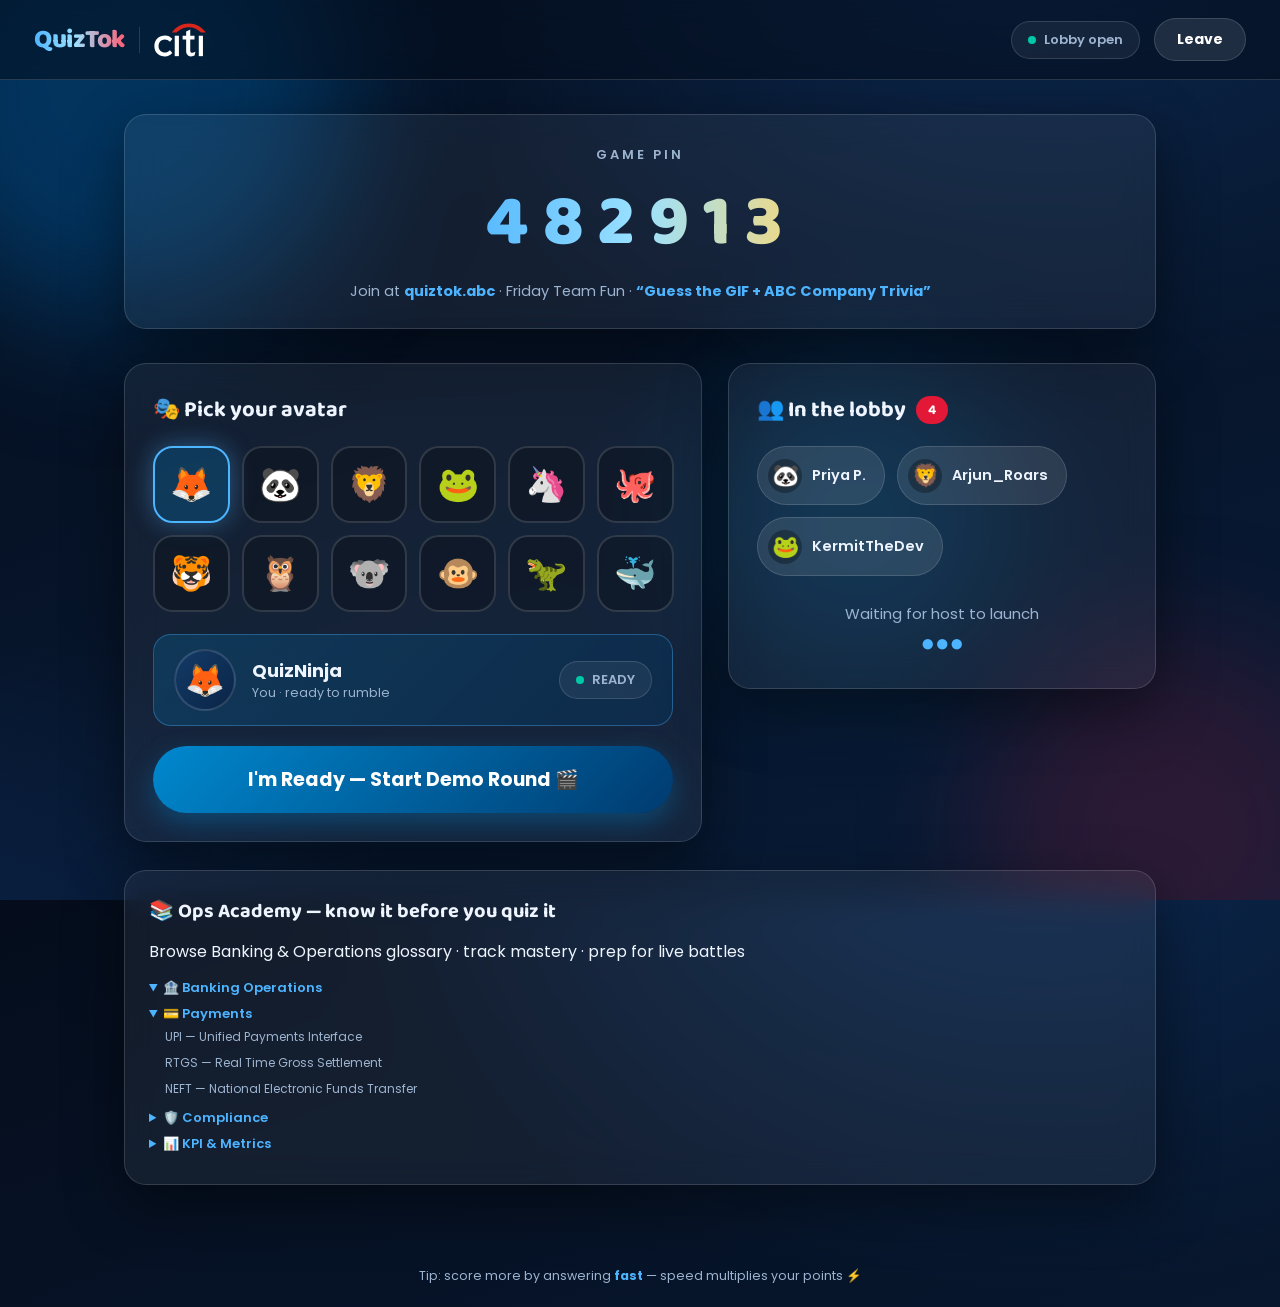
<file: prototype/lobby.html>
<!DOCTYPE html>
<html lang="en">
<head>
<meta charset="UTF-8">
<meta name="viewport" content="width=device-width, initial-scale=1.0">
<title>QuizTok · Lobby</title>
<link rel="stylesheet" href="css/styles.css">
<style>
  .lobby-wrap { max-width: 1080px; margin: 0 auto; padding: 34px 24px 60px; }

  .pin-banner {
    text-align: center; margin-bottom: 34px; padding: 30px 20px 26px; position: relative; overflow: hidden;
  }
  .pin-banner .label { font-size: 13px; letter-spacing: 3px; color: var(--text-dim); font-weight: 600; }
  .pin-banner .pin {
    font-family: 'Baloo 2', cursive; font-size: 72px; font-weight: 800; letter-spacing: 14px;
    background: linear-gradient(92deg, #4db4ff, #9be1ff, #ffd76e);
    -webkit-background-clip: text; background-clip: text; -webkit-text-fill-color: transparent;
    animation: glowPulse 2.4s ease-in-out infinite; border-radius: 20px; display: inline-block; padding: 0 24px;
  }
  .pin-banner .joinline { color: var(--text-dim); font-size: 14.5px; }
  .pin-banner .joinline b { color: var(--abc-sky); }

  .grid { display: grid; grid-template-columns: 1.15fr 0.85fr; gap: 26px; align-items: start; }
  @media (max-width: 880px) { .grid { grid-template-columns: 1fr; } }

  .panel { padding: 28px; }
  .panel h3 { font-family: 'Baloo 2', cursive; font-size: 22px; margin-bottom: 18px; display: flex; align-items: center; gap: 10px; }
  .panel h3 .count { font-size: 14px; background: var(--abc-red); color: #fff; border-radius: 999px; padding: 3px 12px; animation: pop 0.4s both; }

  /* avatar picker */
  .avatars { display: grid; grid-template-columns: repeat(6, 1fr); gap: 12px; }
  .avatar-pick {
    aspect-ratio: 1; border-radius: 20px; font-size: 34px; cursor: pointer;
    display: flex; align-items: center; justify-content: center;
    background: rgba(0,0,0,0.25); border: 2px solid var(--stroke);
    transition: transform 0.2s cubic-bezier(0.34,1.56,0.64,1), border-color 0.2s, background 0.2s;
  }
  .avatar-pick:hover { transform: translateY(-5px) rotate(-6deg) scale(1.08); }
  .avatar-pick.sel {
    border-color: var(--abc-sky); background: rgba(0,136,206,0.25);
    animation: wiggle 0.5s; box-shadow: 0 0 24px rgba(77,180,255,0.4);
  }

  .me-strip {
    margin-top: 22px; display: flex; align-items: center; gap: 16px;
    background: linear-gradient(135deg, rgba(0,136,206,0.22), rgba(0,59,112,0.3));
    border: 1px solid rgba(77,180,255,0.35); border-radius: 18px; padding: 14px 20px;
  }
  .me-strip .avatar { font-size: 32px; width: 62px; height: 62px; animation: bounce 2.6s ease-in-out infinite; }
  .me-strip .name { font-weight: 700; font-size: 18px; }
  .me-strip .tag { font-size: 12.5px; color: var(--text-dim); }
  .me-strip .ready { margin-left: auto; }

  /* players joining */
  .players { display: flex; flex-wrap: wrap; gap: 12px; min-height: 130px; }
  .player-chip {
    display: flex; align-items: center; gap: 10px; padding: 9px 18px 9px 10px;
    background: var(--glass-strong); border: 1px solid var(--stroke); border-radius: 999px;
    font-weight: 600; font-size: 14.5px;
    animation: pop 0.5s cubic-bezier(0.34,1.56,0.64,1) both;
  }
  .player-chip .em { font-size: 22px; width: 34px; height: 34px; border-radius: 50%; background: rgba(0,0,0,0.3); display: flex; align-items: center; justify-content: center; }

  .waiting {
    margin-top: 26px; text-align: center; color: var(--text-dim); font-size: 15px;
  }
  .dots span { animation: bounce 1.2s ease-in-out infinite; display: inline-block; font-size: 24px; color: var(--abc-sky); }
  .dots span:nth-child(2) { animation-delay: 0.15s; } .dots span:nth-child(3) { animation-delay: 0.3s; }

  .rocket-btn { width: 100%; margin-top: 20px; }

  /* Domain Academy */
  .academy { margin-top: 28px; padding: 24px; }
  .academy h3 { font-family: 'Baloo 2', cursive; font-size: 20px; margin-bottom: 12px; }
  .academy-tree details { margin: 6px 0; font-size: 13px; }
  .academy-tree summary { cursor: pointer; font-weight: 600; color: var(--abc-sky); }
  .term-row { padding: 4px 0 4px 16px; color: var(--text-dim); font-size: 12px; }
</style>
</head>
<body>

<div class="orbs"><div class="orb o1"></div><div class="orb o2"></div><div class="orb o3"></div></div>

<div class="topbar">
  <div class="left">
    <span class="brand">QuizTok</span>
    <div class="divider"></div>
    <svg viewBox="0 0 300 195" width="52" height="34" style="vertical-align:middle" aria-label="abc"><g transform="matrix(2.4760713,0,0,2.4760713,-2.9521334,-2.9521466)"><path d="m38.400442,64.214842-0.213828,0.206921c-3.446638,3.511502-7.435859,5.372563-11.546423,5.372563-8.580217,0-14.808582-6.436766-14.808582-15.318118,0-8.86532,6.228365-15.311212,14.808582-15.311212,4.110564,0,8.099785,1.868707,11.546423,5.38958l0.213828,0.213088,5.518073-6.672297-0.147484-0.181026c-4.589023-5.422875-10.095258-8.06279-16.86448-8.06279-6.792652,0-13.002027,2.286003-17.4771072,6.408651-4.8622878,4.464475-7.4294475,10.760663-7.4294475,18.216006,0,7.451645,2.5671597,13.76337,7.4294475,18.229079,4.4750802,4.141638,10.6844552,6.415063,17.4771072,6.415063,6.769222,0,12.275457-2.638436,16.86448-8.063531l0.147484-0.168447-5.518073-6.67353z" fill-rule="nonzero" fill="#ffffff"/><path d="m49.494547,78.212262,9.748252,0,0-47.58753-9.748252,0,0,47.58753z" fill-rule="nonzero" fill="#ffffff"/><path d="m97.427357,67.864702c-2.600701,1.583604-5.021116,2.379722-7.194656,2.379722-3.149451,0-4.572746-1.662278-4.572746-5.364917v-25.250109h9.928044v-8.961259h-9.928044v-14.807103l-9.554648,5.113356v9.693747h-8.242583v8.961259h8.242583v26.860842c0,7.318218,4.334995,12.317631,10.806043,12.447604,4.393939,0.08607,7.042733-1.222785,8.651493-2.179705l0.09421-0.07004,2.346921-9.17558-0.576619,0.352186z" fill-rule="nonzero" fill="#ffffff"/><path d="m105.50125,78.212262,9.75466,0,0-47.58753-9.75466,0,0,47.58753z" fill-rule="nonzero" fill="#ffffff"/><path d="M121.09485,22.1809c-8.92353-12.6397281-23.742961-20.1808984-38.820616-20.1808984-15.071489,0-29.893883,7.5411703-38.80261,20.1808984l-0.457003,0.650361h11.235917l0.124547-0.134906c7.647468-7.89311,17.63051-12.067303,27.899149-12.067303,10.269872,0,20.250946,4.174193,27.913206,12.067303l0.1243,0.134906h11.23247l-0.44936-0.650361z" fill-rule="evenodd" fill="#d9261c"/></g></svg>
  </div>
  <div class="right">
    <span class="pill"><span class="dot"></span> Lobby open</span>
    <a class="btn ghost small" href="index.html">Leave</a>
  </div>
</div>

<div class="lobby-wrap">

  <div class="card pin-banner rise">
    <div class="label">GAME PIN</div>
    <div class="pin" id="pinShow">482913</div>
    <div class="joinline">Join at <b>quiztok.abc</b> · Friday Team Fun · <b>“Guess the GIF + ABC Company Trivia”</b></div>
  </div>

  <div class="grid">
    <div class="card panel rise d2">
      <h3>🎭 Pick your avatar</h3>
      <div class="avatars" id="avatars"></div>
      <div class="me-strip">
        <div class="avatar" id="meAvatar">🦊</div>
        <div>
          <div class="name" id="meName">QuizNinja</div>
          <div class="tag">You · ready to rumble</div>
        </div>
        <span class="pill ready"><span class="dot"></span> READY</span>
      </div>
      <button class="btn big rocket-btn" onclick="window.location.href='quiz.html'">I'm Ready — Start Demo Round 🎬</button>
    </div>

    <div class="card panel rise d3">
      <h3>👥 In the lobby <span class="count" id="count">1</span></h3>
      <div class="players" id="players"></div>
      <div class="waiting">
        Waiting for host to launch
        <div class="dots"><span>●</span><span>●</span><span>●</span></div>
      </div>
    </div>
  </div>

  <div class="card panel rise academy">
    <h3>📚 Ops Academy — know it before you quiz it</h3>
    <p class="joinline" style="margin-bottom:14px">Browse Banking & Operations glossary · track mastery · prep for live battles</p>
    <div class="academy-tree">
      <details open>
        <summary>🏦 Banking Operations</summary>
        <details open><summary>💳 Payments</summary>
          <div class="term-row">UPI — Unified Payments Interface</div>
          <div class="term-row">RTGS — Real Time Gross Settlement</div>
          <div class="term-row">NEFT — National Electronic Funds Transfer</div>
        </details>
        <details><summary>🛡️ Compliance</summary>
          <div class="term-row">KYC — Know Your Customer</div>
          <div class="term-row">AML — Anti-Money Laundering</div>
        </details>
      </details>
      <details>
        <summary>📊 KPI & Metrics</summary>
        <div class="term-row">FCR — First Contact Resolution</div>
        <div class="term-row">AHT — Average Handle Time</div>
      </details>
    </div>
  </div>
</div>

<div class="footer-strip">Tip: score more by answering <b>fast</b> — speed multiplies your points ⚡</div>

<script>
  const emojis = ['🦊','🐼','🦁','🐸','🦄','🐙','🐯','🦉','🐨','🐵','🦖','🐳'];
  const av = document.getElementById('avatars');
  emojis.forEach((e, i) => {
    const d = document.createElement('div');
    d.className = 'avatar-pick' + (i === 0 ? ' sel' : '');
    d.textContent = e;
    d.onclick = () => {
      document.querySelectorAll('.avatar-pick').forEach(x => x.classList.remove('sel'));
      d.classList.add('sel');
      document.getElementById('meAvatar').textContent = e;
      sessionStorage.setItem('qt_avatar', e);
    };
    av.appendChild(d);
  });

  const nick = sessionStorage.getItem('qt_nick') || 'QuizNinja';
  document.getElementById('meName').textContent = nick;
  const pin = sessionStorage.getItem('qt_pin');
  if (pin) document.getElementById('pinShow').textContent = pin.padEnd(6, '4');

  // simulate teammates joining live
  const roster = [
    ['🐼','Priya P.'],['🦁','Arjun_Roars'],['🐸','KermitTheDev'],['🦄','Sneha ✨'],
    ['🐙','Octo-Ops'],['🦉','NightOwl_Sam'],['🐯','TigerTeam_Vik'],['🐨','ChillKarthik'],
    ['🦖','RexOfRisk'],['🐳','MobyDeepak'],['🐵','CodeMonkey_Al'],['🐹','HamsterOps']
  ];
  const players = document.getElementById('players');
  const count = document.getElementById('count');
  function addPlayer(i) {
    if (i >= roster.length) return;
    const [em, name] = roster[i];
    const chip = document.createElement('div');
    chip.className = 'player-chip';
    chip.innerHTML = `<span class="em">${em}</span> ${name}`;
    players.appendChild(chip);
    count.textContent = i + 2; // +you
    count.style.animation = 'none'; void count.offsetWidth; count.style.animation = '';
    setTimeout(() => addPlayer(i + 1), 500 + Math.random() * 1200);
  }
  setTimeout(() => addPlayer(0), 700);
</script>
<script src='ink.js'></script>
</body>
</html>
</file>
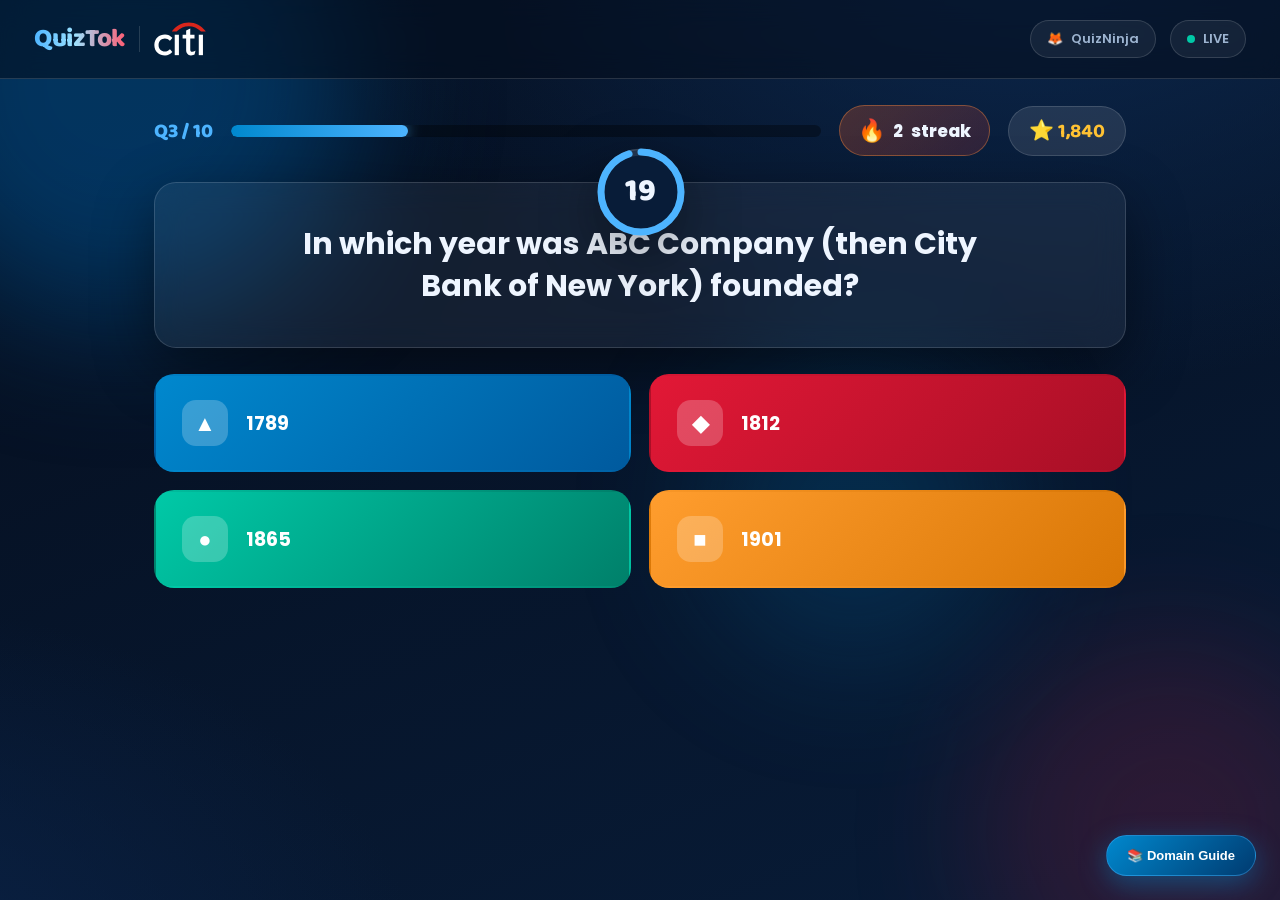
<file: prototype/quiz.html>
<!DOCTYPE html>
<html lang="en">
<head>
<meta charset="UTF-8">
<meta name="viewport" content="width=device-width, initial-scale=1.0">
<title>QuizTok · Live Round</title>
<link rel="stylesheet" href="css/styles.css">
<style>
  .game { max-width: 1020px; margin: 0 auto; padding: 26px 24px 50px; }

  /* HUD */
  .hud { display: flex; align-items: center; gap: 18px; margin-bottom: 26px; flex-wrap: wrap; }
  .hud .qno { font-family: 'Baloo 2', cursive; font-size: 20px; font-weight: 800; color: var(--abc-sky); }
  .progress { flex: 1; height: 12px; background: rgba(0,0,0,0.35); border-radius: 99px; overflow: hidden; min-width: 140px; }
  .progress .fill {
    height: 100%; width: 30%; border-radius: 99px;
    background: linear-gradient(90deg, var(--abc-blue), var(--abc-sky));
    transition: width 0.6s cubic-bezier(0.22,1,0.36,1);
    box-shadow: 0 0 14px rgba(77,180,255,0.6);
  }
  .streak {
    display: flex; align-items: center; gap: 8px; font-weight: 800; font-size: 17px;
    background: linear-gradient(135deg, rgba(255,100,40,0.25), rgba(255,60,60,0.15));
    border: 1px solid rgba(255,140,60,0.4); padding: 8px 18px; border-radius: 999px;
  }
  .streak .flame { font-size: 22px; animation: bounce 1s ease-in-out infinite; }
  .score-pill { font-family: 'Baloo 2', cursive; font-size: 20px; font-weight: 800; background: var(--glass-strong); border: 1px solid var(--stroke); padding: 8px 20px; border-radius: 999px; }
  .score-pill b { color: var(--gold); }

  /* question card + timer */
  .qcard { padding: 40px 44px; text-align: center; position: relative; margin-bottom: 26px; }
  .qcard .qtext { font-size: 30px; font-weight: 700; line-height: 1.4; max-width: 760px; margin: 0 auto; }
  .qcard .cat { font-size: 12.5px; letter-spacing: 2.5px; color: var(--abc-sky); font-weight: 700; margin-bottom: 14px; }

  .timer-wrap { position: absolute; top: -34px; left: 50%; transform: translateX(-50%); }
  .timer {
    width: 84px; height: 84px; border-radius: 50%; position: relative;
    background: var(--bg-mid); box-shadow: var(--shadow); border: 1px solid var(--stroke);
    display: flex; align-items: center; justify-content: center;
  }
  .timer svg { position: absolute; inset: -4px; transform: rotate(-90deg); }
  .timer circle { fill: none; stroke-width: 7; stroke-linecap: round; }
  .timer .track { stroke: rgba(255,255,255,0.1); }
  .timer .arc { stroke: var(--abc-sky); stroke-dasharray: 289; transition: stroke-dashoffset 1s linear, stroke 0.4s; }
  .timer .num { font-family: 'Baloo 2', cursive; font-size: 32px; font-weight: 800; }
  .timer.danger .arc { stroke: var(--abc-red); }
  .timer.danger { animation: shake 0.5s infinite; }
  .timer.danger .num { color: var(--abc-red); }

  /* answers */
  .answers { display: grid; grid-template-columns: 1fr 1fr; gap: 18px; }
  @media (max-width: 700px) { .answers { grid-template-columns: 1fr; } }
  .ans {
    display: flex; align-items: center; gap: 18px; text-align: left;
    padding: 24px 26px; border-radius: 20px; border: 2px solid transparent; cursor: pointer;
    font-family: 'Poppins', sans-serif; font-size: 19px; font-weight: 700; color: #fff;
    transition: transform 0.18s cubic-bezier(0.34,1.56,0.64,1), filter 0.2s, opacity 0.3s;
    animation: rise 0.6s cubic-bezier(0.22,1,0.36,1) both;
  }
  .ans:nth-child(1) { background: linear-gradient(135deg, #0088ce, #005a9e); animation-delay: 0.05s; }
  .ans:nth-child(2) { background: linear-gradient(135deg, #e21836, #a80f26); animation-delay: 0.12s; }
  .ans:nth-child(3) { background: linear-gradient(135deg, #00c9a7, #00806a); animation-delay: 0.19s; }
  .ans:nth-child(4) { background: linear-gradient(135deg, #ff9d2e, #d97706); animation-delay: 0.26s; }
  .ans:hover { transform: translateY(-4px) scale(1.02); filter: brightness(1.15); }
  .ans .shape {
    width: 46px; height: 46px; border-radius: 14px; flex-shrink: 0;
    background: rgba(255,255,255,0.22); display: flex; align-items: center; justify-content: center;
    font-size: 22px;
  }
  .ans.correct { animation: correctPulse 0.6s cubic-bezier(0.34,1.56,0.64,1); border-color: #fff; box-shadow: 0 0 40px rgba(0,201,167,0.7); }
  .ans.wrong { animation: shake 0.45s; opacity: 0.45; filter: saturate(0.3); }
  .ans.faded { opacity: 0.25; filter: saturate(0.2); pointer-events: none; }
  @keyframes correctPulse { 0% { transform: scale(1); } 40% { transform: scale(1.06); } 100% { transform: scale(1); } }

  /* floating +points */
  .points-pop {
    position: fixed; font-family: 'Baloo 2', cursive; font-size: 46px; font-weight: 800;
    color: var(--gold); text-shadow: 0 4px 20px rgba(255,194,51,0.6);
    pointer-events: none; z-index: 100; animation: popUp 1.2s cubic-bezier(0.22,1,0.36,1) forwards;
  }
  @keyframes popUp {
    0% { opacity: 0; transform: translateY(20px) scale(0.5); }
    25% { opacity: 1; transform: translateY(-10px) scale(1.2); }
    100% { opacity: 0; transform: translateY(-110px) scale(1); }
  }

  /* verdict banner */
  .verdict {
    position: fixed; inset: 0; display: none; align-items: center; justify-content: center;
    background: rgba(4,10,22,0.72); backdrop-filter: blur(8px); z-index: 90;
  }
  .verdict .box { text-align: center; animation: pop 0.5s cubic-bezier(0.34,1.56,0.64,1) both; }
  .verdict .big { font-family: 'Baloo 2', cursive; font-size: 68px; font-weight: 800; }
  .verdict .big.good { color: var(--teal); text-shadow: 0 0 50px rgba(0,201,167,0.6); }
  .verdict .big.bad { color: var(--abc-red); text-shadow: 0 0 50px rgba(226,24,54,0.5); }
  .verdict .sub { color: var(--text-dim); font-size: 17px; margin: 10px 0 26px; }
  .verdict .sub b { color: var(--gold); }

  .domain-fab {
    position: fixed; bottom: 24px; right: 24px; z-index: 50;
    background: linear-gradient(135deg, var(--abc-blue), var(--abc-navy));
    color: #fff; border: 1px solid rgba(77,180,255,.4); border-radius: 999px;
    padding: 12px 20px; font-weight: 700; font-size: 13px; cursor: pointer;
    box-shadow: 0 8px 28px rgba(0,136,206,.45);
  }
  .domain-drawer { display: none; position: fixed; inset: 0; z-index: 100; }
  .domain-drawer.open { display: block; }
  .domain-drawer .backdrop { position: absolute; inset: 0; background: rgba(1,8,17,.65); }
  .domain-drawer .panel { position: absolute; top: 0; right: 0; width: min(360px, 90vw); height: 100%;
    background: var(--bg-mid); border-left: 1px solid var(--stroke); padding: 24px 20px; overflow-y: auto; }
</style>
</head>
<body>

<div class="orbs"><div class="orb o1"></div><div class="orb o2"></div><div class="orb o3"></div></div>

<div class="topbar">
  <div class="left">
    <span class="brand">QuizTok</span>
    <div class="divider"></div>
    <svg viewBox="0 0 300 195" width="52" height="34" style="vertical-align:middle" aria-label="abc"><g transform="matrix(2.4760713,0,0,2.4760713,-2.9521334,-2.9521466)"><path d="m38.400442,64.214842-0.213828,0.206921c-3.446638,3.511502-7.435859,5.372563-11.546423,5.372563-8.580217,0-14.808582-6.436766-14.808582-15.318118,0-8.86532,6.228365-15.311212,14.808582-15.311212,4.110564,0,8.099785,1.868707,11.546423,5.38958l0.213828,0.213088,5.518073-6.672297-0.147484-0.181026c-4.589023-5.422875-10.095258-8.06279-16.86448-8.06279-6.792652,0-13.002027,2.286003-17.4771072,6.408651-4.8622878,4.464475-7.4294475,10.760663-7.4294475,18.216006,0,7.451645,2.5671597,13.76337,7.4294475,18.229079,4.4750802,4.141638,10.6844552,6.415063,17.4771072,6.415063,6.769222,0,12.275457-2.638436,16.86448-8.063531l0.147484-0.168447-5.518073-6.67353z" fill-rule="nonzero" fill="#ffffff"/><path d="m49.494547,78.212262,9.748252,0,0-47.58753-9.748252,0,0,47.58753z" fill-rule="nonzero" fill="#ffffff"/><path d="m97.427357,67.864702c-2.600701,1.583604-5.021116,2.379722-7.194656,2.379722-3.149451,0-4.572746-1.662278-4.572746-5.364917v-25.250109h9.928044v-8.961259h-9.928044v-14.807103l-9.554648,5.113356v9.693747h-8.242583v8.961259h8.242583v26.860842c0,7.318218,4.334995,12.317631,10.806043,12.447604,4.393939,0.08607,7.042733-1.222785,8.651493-2.179705l0.09421-0.07004,2.346921-9.17558-0.576619,0.352186z" fill-rule="nonzero" fill="#ffffff"/><path d="m105.50125,78.212262,9.75466,0,0-47.58753-9.75466,0,0,47.58753z" fill-rule="nonzero" fill="#ffffff"/><path d="M121.09485,22.1809c-8.92353-12.6397281-23.742961-20.1808984-38.820616-20.1808984-15.071489,0-29.893883,7.5411703-38.80261,20.1808984l-0.457003,0.650361h11.235917l0.124547-0.134906c7.647468-7.89311,17.63051-12.067303,27.899149-12.067303,10.269872,0,20.250946,4.174193,27.913206,12.067303l0.1243,0.134906h11.23247l-0.44936-0.650361z" fill-rule="evenodd" fill="#d9261c"/></g></svg>
  </div>
  <div class="right">
    <span class="pill">🦊 <span id="hudNick">QuizNinja</span></span>
    <span class="pill"><span class="dot"></span> LIVE</span>
  </div>
</div>

<div class="game">
  <div class="hud rise">
    <span class="qno" id="qno">Q3 / 10</span>
    <div class="progress"><div class="fill" id="fill"></div></div>
    <span class="streak"><span class="flame">🔥</span> <span id="streak">2</span> streak</span>
    <span class="score-pill">⭐ <b id="score">1,840</b></span>
  </div>

  <div class="card qcard rise d1">
    <div class="timer-wrap">
      <div class="timer" id="timer">
        <svg width="92" height="92"><circle class="track" cx="46" cy="46" r="40"/><circle class="arc" id="arc" cx="46" cy="46" r="40"/></svg>
        <span class="num" id="tnum">20</span>
      </div>
    </div>
    <div class="qtext" id="qtext">In which year was ABC Company (then City Bank of New York) founded?</div>
  </div>

  <div class="answers" id="answers">
    <button class="ans" data-ok="0"><span class="shape">▲</span> 1789</button>
    <button class="ans" data-ok="1"><span class="shape">◆</span> 1812</button>
    <button class="ans" data-ok="0"><span class="shape">●</span> 1865</button>
    <button class="ans" data-ok="0"><span class="shape">■</span> 1901</button>
  </div>
</div>

<button type="button" class="domain-fab" onclick="document.getElementById('domainDrawer').classList.add('open')">📚 Domain Guide</button>
<div class="domain-drawer" id="domainDrawer">
  <div class="backdrop" onclick="this.parentElement.classList.remove('open')"></div>
  <div class="panel">
    <h3 style="font-family:'Baloo 2',cursive;margin-bottom:8px">📚 Domain Guide</h3>
    <p style="font-size:12px;color:var(--text-dim);margin-bottom:16px">KPI & Metrics + IVR</p>
    <div style="font-size:13px;line-height:1.6">
      <b style="color:var(--gold)">FCR</b> — First Contact Resolution<br>
      <span style="color:var(--text-dim);font-size:11px">Share of issues fully resolved in the first contact</span>
      <hr style="border:none;border-top:1px dashed var(--stroke);margin:12px 0">
      <b style="color:var(--gold)">IVR</b> — Interactive Voice Response<br>
      <span style="color:var(--text-dim);font-size:11px">Automated phone menu for callers</span>
    </div>
  </div>
</div>

<!-- verdict overlay -->
<div class="verdict" id="verdict">
  <div class="box">
    <div class="big" id="vBig">NAILED IT! 🎯</div>
    <div class="sub" id="vSub">+<b>1,240 pts</b> · speed bonus ×1.24 · streak 🔥3</div>
    <a class="btn gold big" href="leaderboard.html">See Leaderboard 🏆</a>
  </div>
</div>

<script>
  document.getElementById('hudNick').textContent = sessionStorage.getItem('qt_nick') || 'QuizNinja';

  // ----- countdown timer -----
  let t = 20; const total = 20;
  const arc = document.getElementById('arc'), tnum = document.getElementById('tnum'), timerEl = document.getElementById('timer');
  const CIRC = 2 * Math.PI * 40;
  arc.style.strokeDasharray = CIRC;
  let answered = false;
  const tick = setInterval(() => {
    t--;
    tnum.textContent = t;
    arc.style.strokeDashoffset = CIRC * (1 - t / total);
    if (t <= 5) timerEl.classList.add('danger');
    if (t <= 0) { clearInterval(tick); if (!answered) reveal(null); }
  }, 1000);

  // progress bar intro
  setTimeout(() => document.getElementById('fill').style.width = '30%', 300);

  // ----- answering -----
  const answers = [...document.querySelectorAll('.ans')];
  answers.forEach(a => a.addEventListener('click', () => { if (!answered) reveal(a); }));

  function reveal(picked) {
    answered = true; clearInterval(tick);
    const correct = answers.find(a => a.dataset.ok === '1');
    answers.forEach(a => { if (a !== correct && a !== picked) a.classList.add('faded'); });
    correct.classList.add('correct');

    const good = picked === correct;
    if (picked && !good) picked.classList.add('wrong');

    if (good) {
      const pts = Math.round(1000 * (1 + t / total));
      popPoints('+' + pts.toLocaleString(), picked);
      const s = document.getElementById('score');
      s.textContent = (1840 + pts).toLocaleString();
      document.getElementById('streak').textContent = '3';
      setVerdict('NAILED IT! 🎯', `+<b>${pts.toLocaleString()} pts</b> · speed bonus ×${(1 + t/total).toFixed(2)} · streak 🔥3`, true);
    } else {
      setVerdict(picked ? 'OOPS! 💥' : 'TIME\'S UP! ⏰', 'It was <b>1812</b> — streak reset, comeback time!', false);
    }
    setTimeout(() => document.getElementById('verdict').style.display = 'flex', 1400);
  }

  function setVerdict(title, sub, good) {
    const b = document.getElementById('vBig');
    b.textContent = title;
    b.className = 'big ' + (good ? 'good' : 'bad');
    document.getElementById('vSub').innerHTML = sub;
  }

  function popPoints(txt, el) {
    const r = el.getBoundingClientRect();
    const p = document.createElement('div');
    p.className = 'points-pop'; p.textContent = txt;
    p.style.left = (r.left + r.width / 2 - 60) + 'px';
    p.style.top = (r.top - 10) + 'px';
    document.body.appendChild(p);
    setTimeout(() => p.remove(), 1300);
  }
</script>
<script src='ink.js'></script>
</body>
</html>
</file>
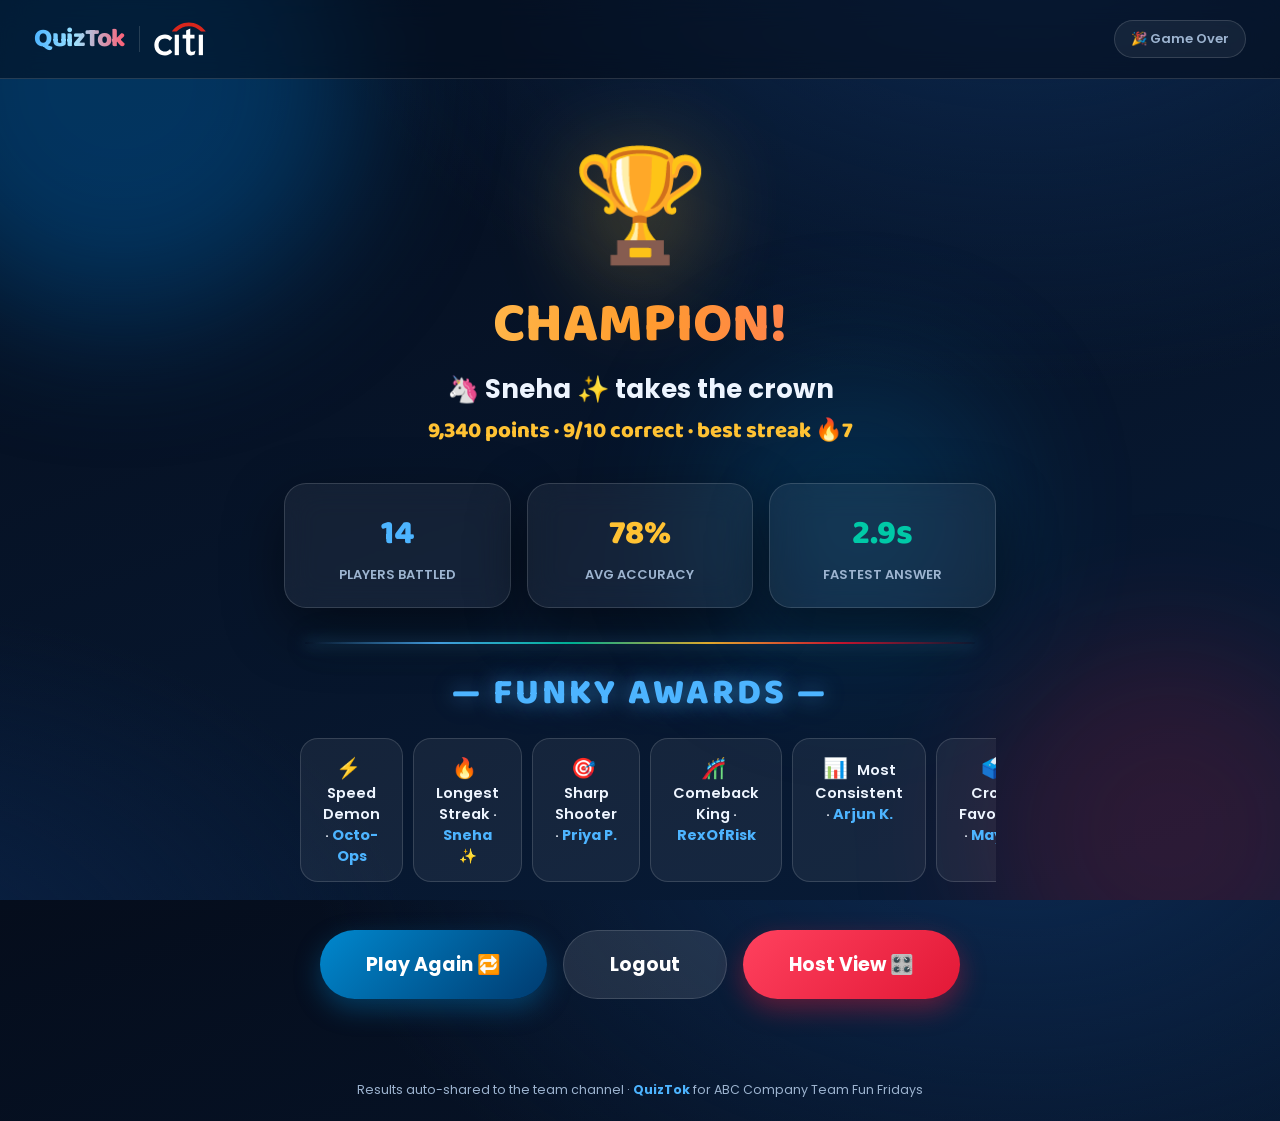
<file: prototype/results.html>
<!DOCTYPE html>
<html lang="en">
<head>
<meta charset="UTF-8">
<meta name="viewport" content="width=device-width, initial-scale=1.0">
<title>QuizTok · Grand Finale</title>
<link rel="stylesheet" href="css/styles.css">
<style>
  .fin { max-width: 760px; margin: 0 auto; padding: 44px 24px 60px; text-align: center; }

  .trophy {
    font-size: 110px; display: inline-block; margin-bottom: 6px;
    animation: trophyIn 1.1s cubic-bezier(0.34,1.56,0.64,1) both, bounce 2.6s 1.2s ease-in-out infinite;
    filter: drop-shadow(0 20px 50px rgba(255,194,51,0.45));
  }
  @keyframes trophyIn { from { opacity: 0; transform: scale(0.2) rotate(-30deg); } to { opacity: 1; transform: scale(1) rotate(0); } }

  .fin h1 {
    font-family: 'Baloo 2', cursive; font-size: 56px; font-weight: 800; line-height: 1.1;
    background: linear-gradient(92deg, #ffd76e, #ff9d2e, #ff5d73);
    -webkit-background-clip: text; background-clip: text; -webkit-text-fill-color: transparent;
  }
  .fin .winner-name { font-size: 26px; font-weight: 700; margin: 14px 0 4px; }
  .fin .winner-pts { font-family: 'Baloo 2', cursive; font-size: 22px; color: var(--gold); font-weight: 800; margin-bottom: 34px; }

  .stats { display: grid; grid-template-columns: repeat(3, 1fr); gap: 16px; margin-bottom: 34px; }
  @media (max-width: 620px) { .stats { grid-template-columns: 1fr; } }
  .stat { padding: 22px 14px; }
  .stat .num { font-family: 'Baloo 2', cursive; font-size: 34px; font-weight: 800; color: var(--abc-sky); }
  .stat .lbl { font-size: 13px; color: var(--text-dim); font-weight: 600; margin-top: 4px; }
  .stat:nth-child(2) .num { color: var(--gold); }
  .stat:nth-child(3) .num { color: var(--teal); }

  .fun-awards { margin-bottom: 40px; }
  .section-h {
    font-family: 'Baloo 2', cursive; font-size: 36px; font-weight: 800;
    letter-spacing: 3px; text-transform: uppercase; color: var(--abc-sky);
    text-shadow: 0 0 20px rgba(77,180,255,.55), 0 0 40px rgba(77,180,255,.22);
    margin: 20px 0 16px;
  }
  .neon-rule {
    height: 2px; margin: 26px auto 20px; max-width: 94%; border-radius: 2px;
    background: linear-gradient(90deg, transparent, var(--abc-sky), var(--teal), var(--gold), var(--abc-red), transparent);
    box-shadow: 0 0 14px rgba(77,180,255,.65), 0 0 32px rgba(0,201,167,.35);
    animation: neonPulse 2.4s ease-in-out infinite;
  }
  @keyframes neonPulse { 0%,100%{opacity:.72} 50%{opacity:1} }
  .fun-awards h3 {
    font-family: 'Baloo 2', cursive; font-size: 36px; font-weight: 800;
    letter-spacing: 3px; text-transform: uppercase; color: var(--abc-sky);
    text-shadow: 0 0 20px rgba(77,180,255,.55), 0 0 40px rgba(77,180,255,.22);
    margin: 20px 0 16px;
  }
  .awards-wrap { overflow-x: auto; padding-bottom: 8px; scroll-padding-inline: 16px; }
  .awards { display: inline-flex; gap: 10px; justify-content: center; flex-wrap: nowrap;
    min-width: 100%; padding-inline: 16px; box-sizing: border-box; }
  .award {
    padding: 14px 22px; border-radius: 18px; font-size: 14.5px; font-weight: 600;
    background: var(--glass); border: 1px solid var(--stroke);
    animation: pop 0.5s cubic-bezier(0.34,1.56,0.64,1) both;
  }
  .award b { color: var(--abc-sky); }
  .award .t { font-size: 20px; margin-right: 6px; }

  .cta-row { display: flex; gap: 16px; justify-content: center; flex-wrap: wrap; }

  /* confetti */
  .confetti { position: fixed; inset: 0; pointer-events: none; z-index: 60; overflow: hidden; }
  .cf {
    position: absolute; top: -20px; width: 12px; height: 18px; border-radius: 3px;
    animation: cfFall linear forwards;
  }
  @keyframes cfFall {
    0% { transform: translateY(-4vh) rotate(0) ; opacity: 1; }
    100% { transform: translateY(108vh) rotate(720deg); opacity: 0.7; }
  }
</style>
</head>
<body>

<div class="orbs"><div class="orb o1"></div><div class="orb o2"></div><div class="orb o3"></div></div>
<div class="confetti" id="confetti"></div>

<div class="topbar">
  <div class="left">
    <span class="brand">QuizTok</span>
    <div class="divider"></div>
    <svg viewBox="0 0 300 195" width="52" height="34" style="vertical-align:middle" aria-label="abc"><g transform="matrix(2.4760713,0,0,2.4760713,-2.9521334,-2.9521466)"><path d="m38.400442,64.214842-0.213828,0.206921c-3.446638,3.511502-7.435859,5.372563-11.546423,5.372563-8.580217,0-14.808582-6.436766-14.808582-15.318118,0-8.86532,6.228365-15.311212,14.808582-15.311212,4.110564,0,8.099785,1.868707,11.546423,5.38958l0.213828,0.213088,5.518073-6.672297-0.147484-0.181026c-4.589023-5.422875-10.095258-8.06279-16.86448-8.06279-6.792652,0-13.002027,2.286003-17.4771072,6.408651-4.8622878,4.464475-7.4294475,10.760663-7.4294475,18.216006,0,7.451645,2.5671597,13.76337,7.4294475,18.229079,4.4750802,4.141638,10.6844552,6.415063,17.4771072,6.415063,6.769222,0,12.275457-2.638436,16.86448-8.063531l0.147484-0.168447-5.518073-6.67353z" fill-rule="nonzero" fill="#ffffff"/><path d="m49.494547,78.212262,9.748252,0,0-47.58753-9.748252,0,0,47.58753z" fill-rule="nonzero" fill="#ffffff"/><path d="m97.427357,67.864702c-2.600701,1.583604-5.021116,2.379722-7.194656,2.379722-3.149451,0-4.572746-1.662278-4.572746-5.364917v-25.250109h9.928044v-8.961259h-9.928044v-14.807103l-9.554648,5.113356v9.693747h-8.242583v8.961259h8.242583v26.860842c0,7.318218,4.334995,12.317631,10.806043,12.447604,4.393939,0.08607,7.042733-1.222785,8.651493-2.179705l0.09421-0.07004,2.346921-9.17558-0.576619,0.352186z" fill-rule="nonzero" fill="#ffffff"/><path d="m105.50125,78.212262,9.75466,0,0-47.58753-9.75466,0,0,47.58753z" fill-rule="nonzero" fill="#ffffff"/><path d="M121.09485,22.1809c-8.92353-12.6397281-23.742961-20.1808984-38.820616-20.1808984-15.071489,0-29.893883,7.5411703-38.80261,20.1808984l-0.457003,0.650361h11.235917l0.124547-0.134906c7.647468-7.89311,17.63051-12.067303,27.899149-12.067303,10.269872,0,20.250946,4.174193,27.913206,12.067303l0.1243,0.134906h11.23247l-0.44936-0.650361z" fill-rule="evenodd" fill="#d9261c"/></g></svg>
  </div>
  <div class="right"><span class="pill">🎉 Game Over</span></div>
</div>

<div class="fin">
  <span class="trophy">🏆</span>
  <h1 class="rise">CHAMPION!</h1>
  <div class="winner-name rise d1">🦄 Sneha ✨ takes the crown</div>
  <div class="winner-pts rise d2">9,340 points · 9/10 correct · best streak 🔥7</div>

  <div class="stats">
    <div class="card stat rise d2"><div class="num">14</div><div class="lbl">PLAYERS BATTLED</div></div>
    <div class="card stat rise d3"><div class="num">78%</div><div class="lbl">AVG ACCURACY</div></div>
    <div class="card stat rise d4"><div class="num">2.9s</div><div class="lbl">FASTEST ANSWER</div></div>
  </div>

  <div class="neon-rule"></div>

  <div class="fun-awards rise d4">
    <h3>— Funky Awards —</h3>
    <div class="awards-wrap"><div class="awards">
      <div class="award" style="animation-delay:1.0s"><span class="t">⚡</span> Speed Demon · <b>Octo-Ops</b></div>
      <div class="award" style="animation-delay:1.1s"><span class="t">🔥</span> Longest Streak · <b>Sneha ✨</b></div>
      <div class="award" style="animation-delay:1.2s"><span class="t">🎯</span> Sharp Shooter · <b>Priya P.</b></div>
      <div class="award" style="animation-delay:1.3s"><span class="t">🎢</span> Comeback King · <b>RexOfRisk</b></div>
      <div class="award" style="animation-delay:1.4s"><span class="t">📊</span> Most Consistent · <b>Arjun K.</b></div>
      <div class="award" style="animation-delay:1.5s"><span class="t">🗳️</span> Crowd Favourite · <b>Maya S.</b></div>
    </div></div>
  </div>

  <div class="cta-row rise d5">
    <a class="btn big" href="lobby.html">Play Again 🔁</a>
    <a class="btn ghost big" href="index.html">Logout</a>
    <a class="btn red big" href="admin.html">Host View 🎛️</a>
  </div>
</div>

<div class="footer-strip">Results auto-shared to the team channel · <b>QuizTok</b> for ABC Company Team Fun Fridays</div>

<script>
  // confetti burst
  const colors = ['#0088ce', '#4db4ff', '#e21836', '#ffc233', '#00c9a7', '#ffffff', '#7c5cff'];
  const box = document.getElementById('confetti');
  function burst(n) {
    for (let i = 0; i < n; i++) {
      const c = document.createElement('div');
      c.className = 'cf';
      c.style.left = Math.random() * 100 + 'vw';
      c.style.background = colors[Math.floor(Math.random() * colors.length)];
      c.style.animationDuration = (2.5 + Math.random() * 3) + 's';
      c.style.animationDelay = (Math.random() * 0.8) + 's';
      c.style.width = (8 + Math.random() * 8) + 'px';
      c.style.height = (12 + Math.random() * 10) + 'px';
      box.appendChild(c);
      setTimeout(() => c.remove(), 7000);
    }
  }
  burst(120);
  setInterval(() => burst(30), 3500);
</script>
<script src='ink.js'></script>
</body>
</html>
</file>
<file: prototype/css/styles.css>
/* ============================================================
   QuizTok — Shared Design System
   ABC Company-branded: ABC Company Blue #003b70 · ABC Company Bright #0088ce · ABC Company Red Arc #e21836
   ============================================================ */
@import url('https://fonts.googleapis.com/css2?family=Poppins:wght@400;500;600;700;800;900&family=Baloo+2:wght@600;700;800&display=swap');

:root {
  --abc-navy: #003b70;
  --abc-blue: #0088ce;
  --abc-sky: #4db4ff;
  --abc-red: #e21836;
  --gold: #ffc233;
  --teal: #00c9a7;
  --violet: #7c5cff;
  --bg-deep: #050d1c;
  --bg-mid: #081c38;
  --glass: rgba(255, 255, 255, 0.06);
  --glass-strong: rgba(255, 255, 255, 0.1);
  --stroke: rgba(255, 255, 255, 0.14);
  --text: #eef5ff;
  --text-dim: #9db4d0;
  --radius: 22px;
  --shadow: 0 20px 60px rgba(0, 0, 0, 0.45);
}

* { margin: 0; padding: 0; box-sizing: border-box; }

html, body { height: 100%; }

body {
  font-family: 'Poppins', sans-serif;
  background: radial-gradient(1200px 800px at 80% -10%, #0c2a52 0%, transparent 60%),
              radial-gradient(1000px 700px at -10% 110%, #0a2246 0%, transparent 55%),
              linear-gradient(160deg, var(--bg-deep) 0%, var(--bg-mid) 100%);
  color: var(--text);
  min-height: 100vh;
  overflow-x: hidden;
}

/* ---------- Animated aurora / floating orbs background ---------- */
.orbs { position: fixed; inset: 0; z-index: -1; overflow: hidden; pointer-events: none; }
.orb {
  position: absolute; border-radius: 50%;
  filter: blur(70px); opacity: 0.5;
  animation: drift 18s ease-in-out infinite alternate;
}
.orb.o1 { width: 480px; height: 480px; background: #005a9e; top: -160px; left: -120px; }
.orb.o2 { width: 380px; height: 380px; background: #e2183655; bottom: -120px; right: -80px; animation-delay: -6s; animation-duration: 22s; }
.orb.o3 { width: 300px; height: 300px; background: #0088ce66; top: 40%; left: 55%; animation-delay: -12s; animation-duration: 26s; }

@keyframes drift {
  from { transform: translate(0, 0) scale(1); }
  to   { transform: translate(90px, 60px) scale(1.15); }
}

/* Floating quiz-symbol confetti in background */
.floaters { position: fixed; inset: 0; z-index: -1; pointer-events: none; }
.floater {
  position: absolute; font-size: 26px; opacity: 0.14;
  font-family: 'Baloo 2', cursive; font-weight: 800; color: var(--abc-sky);
  animation: floatUp 14s linear infinite;
}
@keyframes floatUp {
  0%   { transform: translateY(105vh) rotate(0deg); opacity: 0; }
  10%  { opacity: 0.16; }
  90%  { opacity: 0.16; }
  100% { transform: translateY(-10vh) rotate(360deg); opacity: 0; }
}

/* ---------- ABC Company logo (recreated wordmark) ---------- */
.abc-logo { display: inline-flex; align-items: center; }
.abc-logo svg { display: block; }

/* ---------- QuizTok brand ---------- */
.brand {
  font-family: 'Baloo 2', cursive;
  font-weight: 800;
  letter-spacing: -0.5px;
  background: linear-gradient(92deg, #4db4ff 0%, #9be1ff 45%, #ff5d73 100%);
  -webkit-background-clip: text; background-clip: text;
  -webkit-text-fill-color: transparent;
  position: relative;
  display: inline-block;
}

/* ---------- Top navigation bar ---------- */
.topbar {
  display: flex; align-items: center; justify-content: space-between;
  padding: 18px 34px;
  position: sticky; top: 0; z-index: 50;
  backdrop-filter: blur(14px);
  background: rgba(5, 13, 28, 0.55);
  border-bottom: 1px solid var(--stroke);
}
.topbar .left { display: flex; align-items: center; gap: 14px; }
.topbar .brand { font-size: 26px; }
.topbar .divider { width: 1px; height: 26px; background: var(--stroke); }
.topbar .right { display: flex; align-items: center; gap: 14px; }

.pill {
  padding: 8px 16px; border-radius: 999px;
  background: var(--glass); border: 1px solid var(--stroke);
  font-size: 13px; font-weight: 600; color: var(--text-dim);
  display: inline-flex; align-items: center; gap: 8px;
}
.pill .dot { width: 8px; height: 8px; border-radius: 50%; background: var(--teal); animation: pulseDot 1.6s infinite; }
@keyframes pulseDot { 50% { box-shadow: 0 0 0 6px rgba(0, 201, 167, 0.15); } }

/* ---------- Glass cards ---------- */
.card {
  background: var(--glass);
  border: 1px solid var(--stroke);
  border-radius: var(--radius);
  backdrop-filter: blur(16px);
  box-shadow: var(--shadow);
}

/* ---------- Buttons ---------- */
.btn {
  position: relative; overflow: hidden;
  display: inline-flex; align-items: center; justify-content: center; gap: 10px;
  font-family: 'Poppins', sans-serif; font-weight: 700; font-size: 16px;
  color: #fff; border: none; cursor: pointer;
  padding: 15px 34px; border-radius: 999px;
  background: linear-gradient(135deg, var(--abc-blue) 0%, var(--abc-navy) 100%);
  box-shadow: 0 10px 26px rgba(0, 136, 206, 0.35);
  transition: transform 0.18s cubic-bezier(0.34, 1.56, 0.64, 1), box-shadow 0.2s;
  text-decoration: none;
}
.btn:hover { transform: translateY(-3px) scale(1.03); box-shadow: 0 16px 34px rgba(0, 136, 206, 0.5); }
.btn:active { transform: translateY(0) scale(0.97); }
.btn::after {
  content: ''; position: absolute; top: 0; left: -80%;
  width: 50%; height: 100%;
  background: linear-gradient(100deg, transparent, rgba(255, 255, 255, 0.35), transparent);
  transform: skewX(-20deg);
  animation: shine 3.2s ease-in-out infinite;
}
@keyframes shine { 0%, 60% { left: -80%; } 100% { left: 130%; } }

.btn.red { background: linear-gradient(135deg, #ff415e 0%, var(--abc-red) 100%); box-shadow: 0 10px 26px rgba(226, 24, 54, 0.4); }
.btn.red:hover { box-shadow: 0 16px 34px rgba(226, 24, 54, 0.55); }
.btn.ghost { background: var(--glass-strong); border: 1px solid var(--stroke); box-shadow: none; }
.btn.gold { background: linear-gradient(135deg, #ffd76e 0%, #ff9d2e 100%); color: #3a2400; box-shadow: 0 10px 26px rgba(255, 194, 51, 0.35); }
.btn.big { padding: 19px 46px; font-size: 19px; }
.btn.small { padding: 10px 22px; font-size: 14px; }

/* ---------- Inputs ---------- */
.field { display: flex; flex-direction: column; gap: 8px; }
.field label { font-size: 13px; font-weight: 600; color: var(--text-dim); letter-spacing: 0.4px; }
.field input, .field select, .field textarea {
  font-family: 'Poppins', sans-serif; font-size: 16px; color: var(--text);
  background: rgba(0, 0, 0, 0.25); border: 1.5px solid var(--stroke);
  border-radius: 14px; padding: 14px 18px; outline: none;
  transition: border-color 0.2s, box-shadow 0.2s, transform 0.2s;
}
.field input:focus, .field select:focus, .field textarea:focus {
  border-color: var(--abc-sky);
  box-shadow: 0 0 0 4px rgba(77, 180, 255, 0.15);
  transform: translateY(-1px);
}

/* ---------- Entrance animations ---------- */
.rise { animation: rise 0.7s cubic-bezier(0.22, 1, 0.36, 1) both; }
.rise.d1 { animation-delay: 0.08s; } .rise.d2 { animation-delay: 0.16s; }
.rise.d3 { animation-delay: 0.24s; } .rise.d4 { animation-delay: 0.32s; }
.rise.d5 { animation-delay: 0.40s; } .rise.d6 { animation-delay: 0.48s; }
@keyframes rise { from { opacity: 0; transform: translateY(28px); } to { opacity: 1; transform: none; } }

.pop { animation: pop 0.5s cubic-bezier(0.34, 1.56, 0.64, 1) both; }
@keyframes pop { from { opacity: 0; transform: scale(0.6); } to { opacity: 1; transform: scale(1); } }

@keyframes wiggle {
  0%, 100% { transform: rotate(0); } 20% { transform: rotate(-6deg); }
  40% { transform: rotate(5deg); } 60% { transform: rotate(-3deg); } 80% { transform: rotate(2deg); }
}
@keyframes bounce { 0%, 100% { transform: translateY(0); } 50% { transform: translateY(-12px); } }
@keyframes shake { 0%, 100% { transform: translateX(0); } 25% { transform: translateX(-8px); } 75% { transform: translateX(8px); } }
@keyframes glowPulse { 0%, 100% { box-shadow: 0 0 20px rgba(77, 180, 255, 0.25); } 50% { box-shadow: 0 0 44px rgba(77, 180, 255, 0.55); } }

/* ---------- Avatars ---------- */
.avatar {
  width: 58px; height: 58px; border-radius: 50%;
  display: flex; align-items: center; justify-content: center;
  font-size: 28px; background: linear-gradient(135deg, #123a66, #0b2547);
  border: 2px solid var(--stroke);
  transition: transform 0.2s cubic-bezier(0.34, 1.56, 0.64, 1), border-color 0.2s;
}
.avatar:hover { transform: scale(1.15) rotate(-6deg); border-color: var(--abc-sky); }

/* ---------- Scrollbar ---------- */
::-webkit-scrollbar { width: 10px; }
::-webkit-scrollbar-track { background: transparent; }
::-webkit-scrollbar-thumb { background: rgba(255, 255, 255, 0.15); border-radius: 99px; }

/* ---------- Footer strip ---------- */
.footer-strip {
  text-align: center; padding: 22px; font-size: 12.5px; color: var(--text-dim);
}
.footer-strip b { color: var(--abc-sky); }

/* ---------- Cursor effects (layers created by ink.js) ---------- */
#qt-glow {
  position: fixed; top: 0; left: 0; width: 460px; height: 460px;
  border-radius: 50%; pointer-events: none; z-index: 3; opacity: 0;
  transition: opacity .4s ease;
  background: radial-gradient(circle,
    rgba(77,180,255,.16) 0%, rgba(0,136,206,.09) 30%,
    rgba(226,24,54,.04) 55%, transparent 72%);
  mix-blend-mode: screen;
}
#qt-ink {
  position: fixed; inset: 0; pointer-events: none; z-index: 2;
  filter: blur(14px) saturate(1.35);
  mix-blend-mode: screen; opacity: .85;
}
</file>
